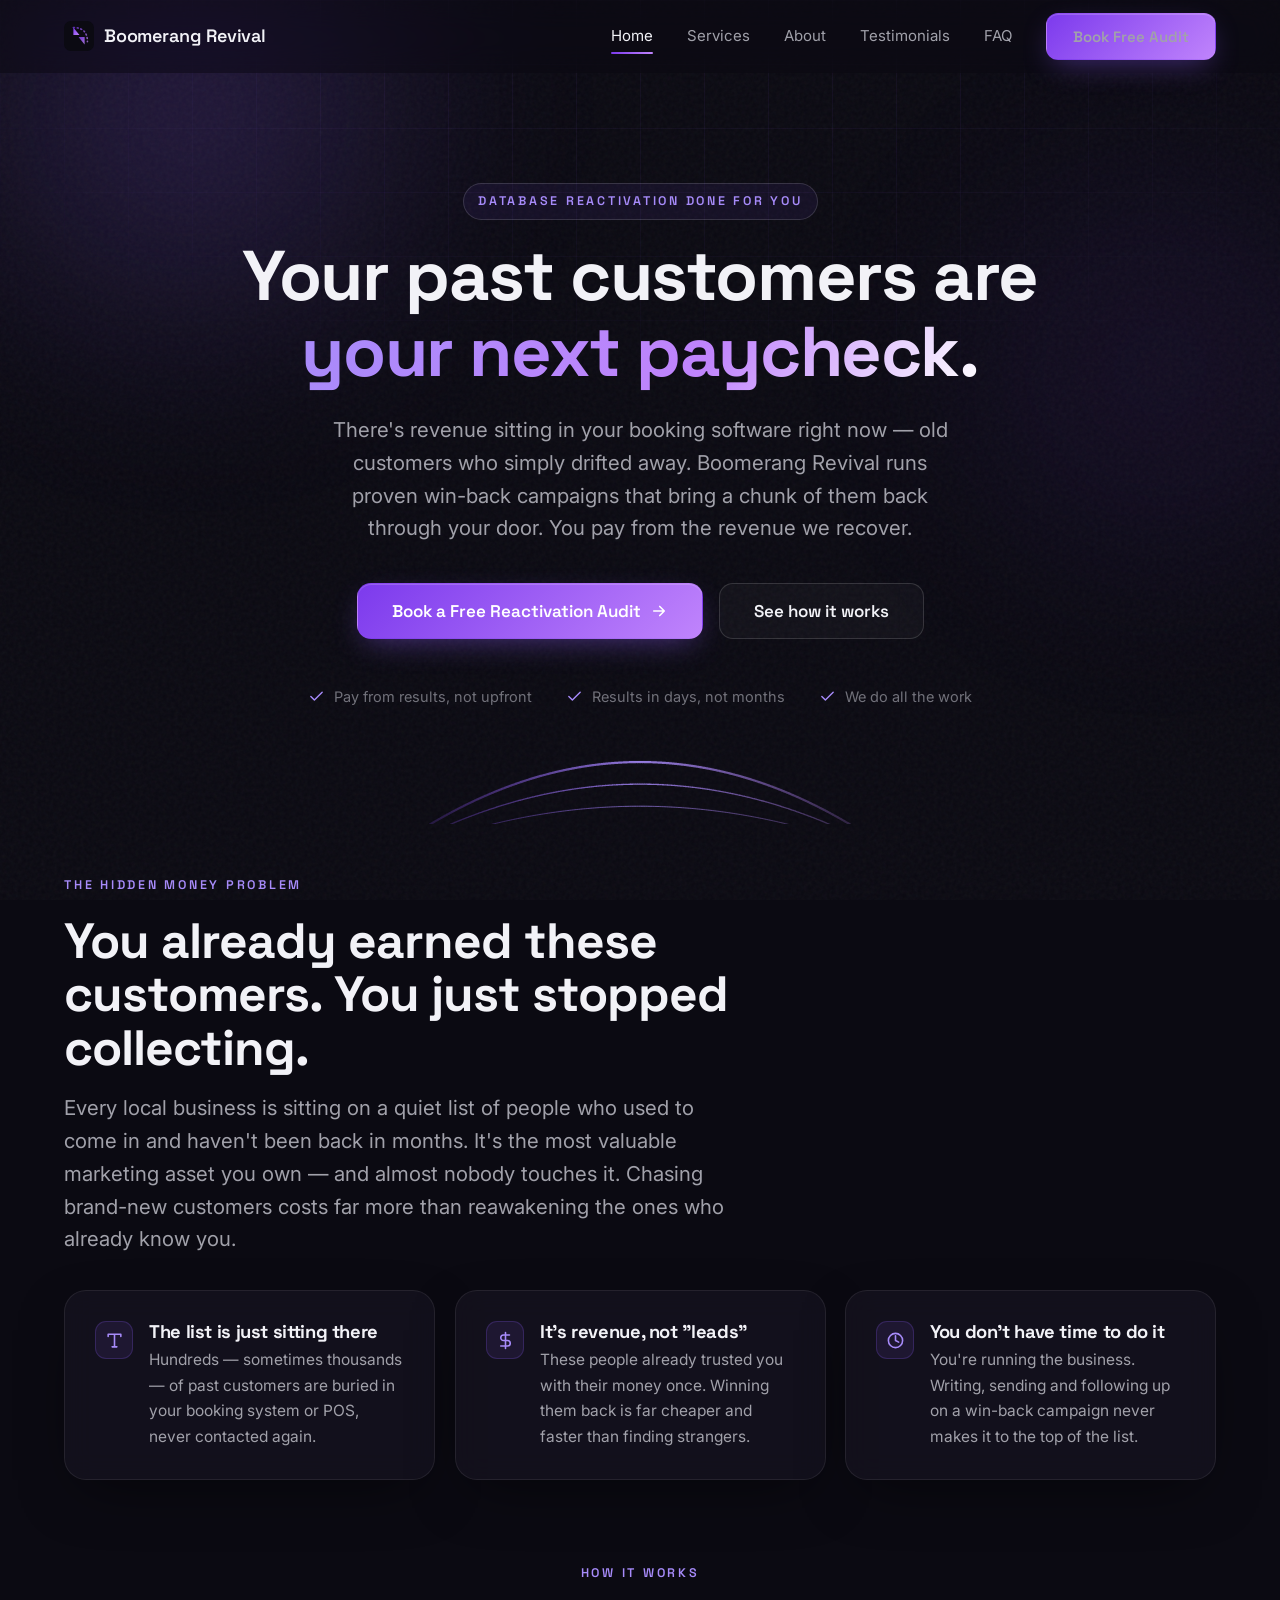
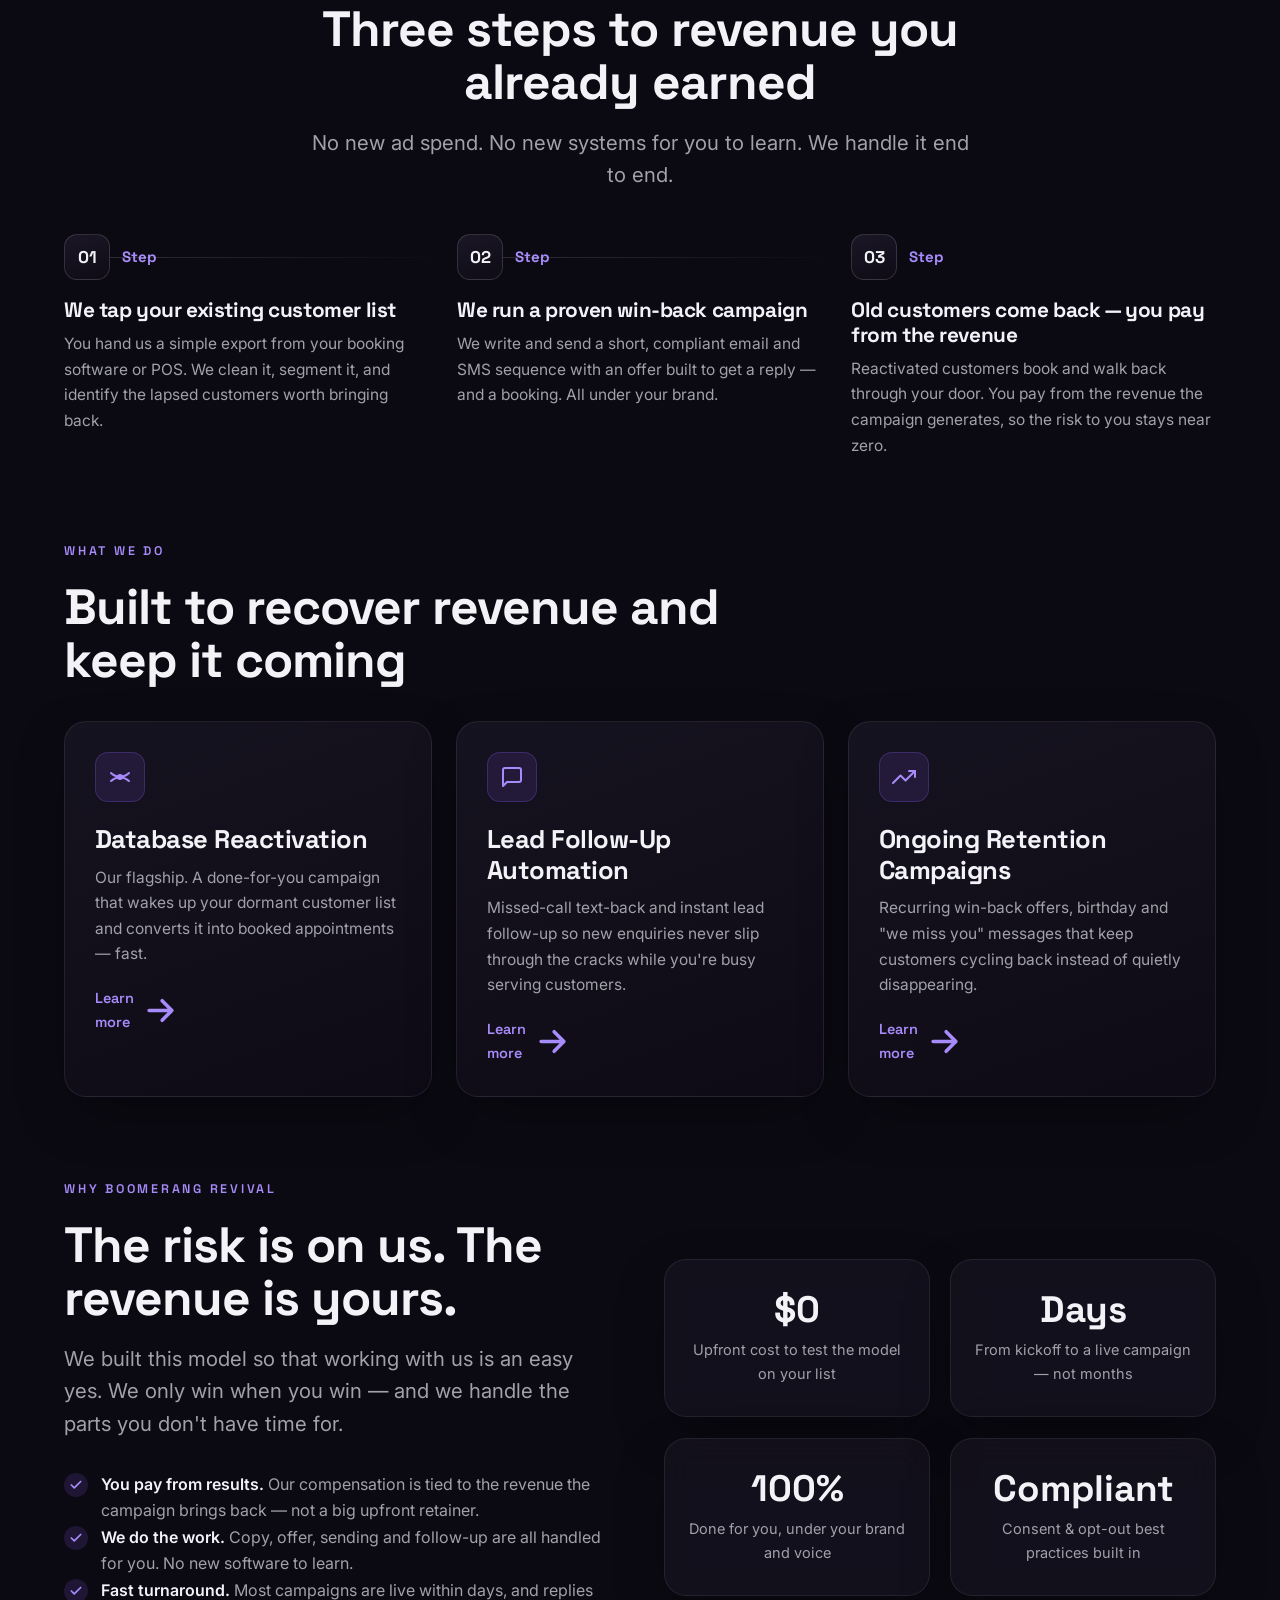
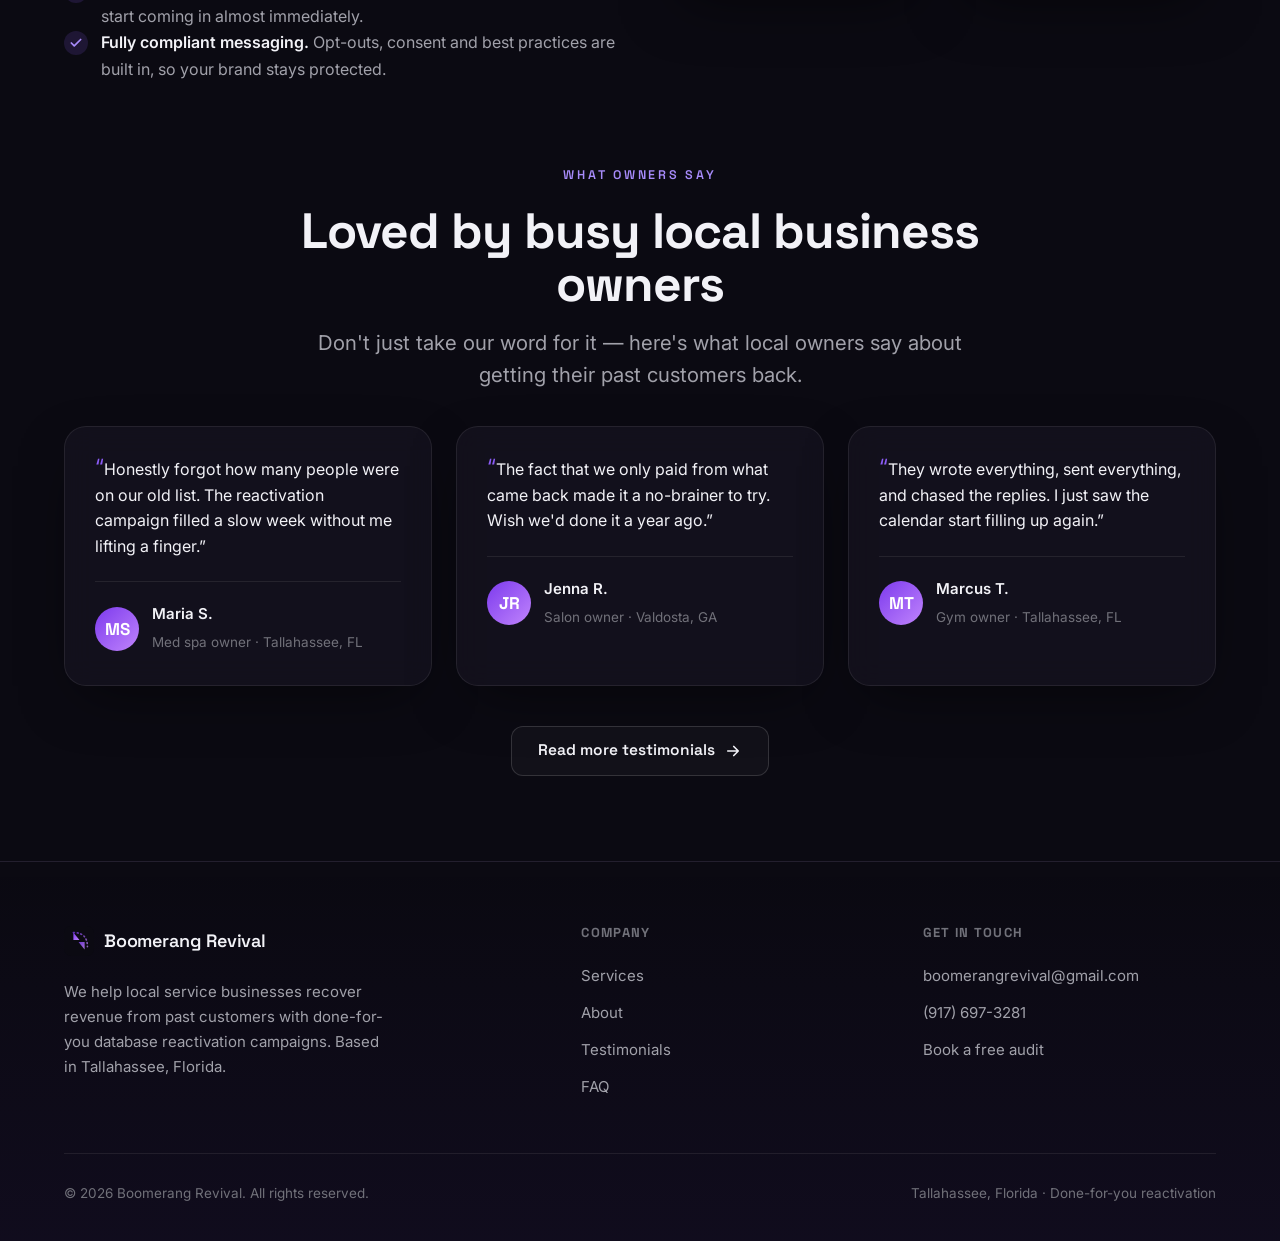
<file: index.html>
<!DOCTYPE html>
<html lang="en">
<head>
  <meta charset="UTF-8" />
  <meta name="viewport" content="width=device-width, initial-scale=1.0" />

  <!-- ============ SEO / META — edit per page ============ -->
  <title>Boomerang Revival — Recover Revenue From Past Customers</title>
  <meta name="description" content="Boomerang Revival runs database reactivation campaigns that bring your lapsed customers back through the door. Zero upfront risk — you pay from the revenue we recover." />
  <link rel="canonical" href="https://boomerangrevival.com/" />

  <!-- Open Graph / social -->
  <meta property="og:type" content="website" />
  <meta property="og:title" content="Boomerang Revival — Your past customers are your next paycheck." />
  <meta property="og:description" content="Database reactivation campaigns that bring lapsed customers back. You pay from the revenue we recover." />
  <meta property="og:image" content="assets/og-image.svg" />
  <meta property="og:url" content="https://boomerangrevival.com/" />
  <meta name="twitter:card" content="summary_large_image" />

  <!-- Favicon -->
  <link rel="icon" type="image/svg+xml" href="assets/favicon.svg" />

  <!-- Fonts: Space Grotesk (headings) + Inter (body) -->
  <link rel="preconnect" href="https://fonts.googleapis.com" />
  <link rel="preconnect" href="https://fonts.gstatic.com" crossorigin />
  <link href="https://fonts.googleapis.com/css2?family=Inter:wght@400;500;600&family=Space+Grotesk:wght@500;600;700&display=swap" rel="stylesheet" />

  <link rel="stylesheet" href="css/styles.css" />
</head>
<body>

  <!-- Atmospheric background layers -->
  <div class="bg-fx"><div class="bg-grid"></div></div>
  <div class="bg-grain"></div>

  <!-- ============ NAV (shared — keep identical across pages) ============ -->
  <header class="nav">
    <div class="container nav__inner">
      <a class="brand" href="index.html" aria-label="Boomerang Revival home">
        <img class="brand__mark" src="assets/favicon.svg" alt="" width="30" height="30" />
        Boomerang Revival
      </a>
      <nav class="nav__links" aria-label="Primary navigation">
        <a href="index.html" aria-current="page">Home</a>
        <a href="services.html">Services</a>
        <a href="about.html">About</a>
        <a href="testimonials.html">Testimonials</a>
        <a href="faq.html">FAQ</a>
        <a href="contact.html" class="btn btn--primary">Book Free Audit</a>
      </nav>
      <button class="nav__toggle" aria-label="Open menu" aria-controls="primary-nav" aria-expanded="false">
        <span></span><span></span><span></span>
      </button>
    </div>
  </header>

  <main>

    <!-- ======================= HERO ======================= -->
    <section class="hero">
      <!-- Animated boomerang arc motif (drifts gently on scroll) -->
      <div class="hero__motif" aria-hidden="true" data-parallax="0.12">
        <svg viewBox="0 0 860 460">
          <defs>
            <linearGradient id="arcGrad" x1="0" y1="0" x2="1" y2="0">
              <stop offset="0" stop-color="#7C3AED" stop-opacity="0"/>
              <stop offset="0.5" stop-color="#A78BFA"/>
              <stop offset="1" stop-color="#C084FC" stop-opacity="0"/>
            </linearGradient>
          </defs>
          <path class="arc arc--1" d="M120 300 Q 430 60 740 300"  stroke="url(#arcGrad)" stroke-width="2.5"/>
          <path class="arc arc--2" d="M120 300 Q 430 110 740 300" stroke="url(#arcGrad)" stroke-width="1.5"/>
          <path class="arc arc--3" d="M120 300 Q 430 160 740 300" stroke="url(#arcGrad)" stroke-width="1"/>
          <circle class="boomerang-dot" r="6"/>
        </svg>
      </div>

      <div class="container">
        <div class="hero__inner">
          <span class="eyebrow eyebrow--chip reveal">Database Reactivation Done For You</span>
          <h1 class="reveal" style="--d:.05s">
            Your past customers are<br /><span class="text-gradient">your next paycheck.</span>
          </h1>
          <p class="lead reveal" style="--d:.12s">
            There's revenue sitting in your booking software right now — old customers who simply
            drifted away. Boomerang Revival runs proven win-back campaigns that bring a chunk of
            them back through your door. You pay from the revenue we recover.
          </p>
          <div class="hero__cta reveal" style="--d:.18s">
            <a href="contact.html" class="btn btn--primary btn--lg">
              Book a Free Reactivation Audit
              <svg viewBox="0 0 24 24" fill="none" stroke="currentColor" stroke-width="2.2" stroke-linecap="round" stroke-linejoin="round"><path d="M5 12h14M13 6l6 6-6 6"/></svg>
            </a>
            <a href="services.html" class="btn btn--ghost btn--lg">See how it works</a>
          </div>

          <div class="trust-strip reveal" style="--d:.24s">
            <span><svg viewBox="0 0 24 24" fill="none" stroke="currentColor" stroke-width="2" stroke-linecap="round" stroke-linejoin="round"><path d="M20 6 9 17l-5-5"/></svg> Pay from results, not upfront</span>
            <span><svg viewBox="0 0 24 24" fill="none" stroke="currentColor" stroke-width="2" stroke-linecap="round" stroke-linejoin="round"><path d="M20 6 9 17l-5-5"/></svg> Results in days, not months</span>
            <span><svg viewBox="0 0 24 24" fill="none" stroke="currentColor" stroke-width="2" stroke-linecap="round" stroke-linejoin="round"><path d="M20 6 9 17l-5-5"/></svg> We do all the work</span>
          </div>
        </div>
      </div>
    </section>

    <!-- ======================= PROBLEM ======================= -->
    <section class="section">
      <div class="container">
        <div class="section-head reveal" data-anim="clip">
          <span class="eyebrow">The hidden money problem</span>
          <h2>You already earned these customers. You just stopped collecting.</h2>
          <p class="lead" style="margin-top:18px">
            Every local business is sitting on a quiet list of people who used to come in and
            haven't been back in months. It's the most valuable marketing asset you own — and
            almost nobody touches it. Chasing brand-new customers costs far more than reawakening
            the ones who already know you.
          </p>
        </div>

        <div class="grid grid-3 problem-grid">
          <div class="card card--glass reveal" data-anim="rise" data-stagger>
            <div class="problem-item">
              <div class="problem-item__mark"><svg viewBox="0 0 24 24" fill="none" stroke="currentColor" stroke-width="2" stroke-linecap="round" stroke-linejoin="round"><path d="M4 7V4h16v3M9 20h6M12 4v16"/></svg></div>
              <div>
                <h3>The list is just sitting there</h3>
                <p>Hundreds — sometimes thousands — of past customers are buried in your booking system or POS, never contacted again.</p>
              </div>
            </div>
          </div>
          <div class="card card--glass reveal" data-anim="rise" data-stagger>
            <div class="problem-item">
              <div class="problem-item__mark"><svg viewBox="0 0 24 24" fill="none" stroke="currentColor" stroke-width="2" stroke-linecap="round" stroke-linejoin="round"><path d="M12 2v20M17 5H9.5a3.5 3.5 0 0 0 0 7h5a3.5 3.5 0 0 1 0 7H6"/></svg></div>
              <div>
                <h3>It's revenue, not "leads"</h3>
                <p>These people already trusted you with their money once. Winning them back is far cheaper and faster than finding strangers.</p>
              </div>
            </div>
          </div>
          <div class="card card--glass reveal" data-anim="rise" data-stagger>
            <div class="problem-item">
              <div class="problem-item__mark"><svg viewBox="0 0 24 24" fill="none" stroke="currentColor" stroke-width="2" stroke-linecap="round" stroke-linejoin="round"><path d="M12 6v6l4 2"/><circle cx="12" cy="12" r="9"/></svg></div>
              <div>
                <h3>You don't have time to do it</h3>
                <p>You're running the business. Writing, sending and following up on a win-back campaign never makes it to the top of the list.</p>
              </div>
            </div>
          </div>
        </div>
      </div>
    </section>

    <!-- ======================= HOW IT WORKS ======================= -->
    <section class="section section--tight">
      <div class="glow-spot" style="top:-60px; right:5%" data-parallax="0.25"></div>
      <div class="container">
        <div class="section-head section-head--center reveal" data-anim="clip">
          <span class="eyebrow">How it works</span>
          <h2>Three steps to revenue you already earned</h2>
          <p class="lead" style="margin-top:18px">No new ad spend. No new systems for you to learn. We handle it end to end.</p>
        </div>

        <div class="grid grid-3 steps">
          <div class="step reveal" data-anim="up" data-stagger>
            <div class="step__line"></div>
            <div class="step__num">Step</div>
            <h3>We tap your existing customer list</h3>
            <p>You hand us a simple export from your booking software or POS. We clean it, segment it, and identify the lapsed customers worth bringing back.</p>
          </div>
          <div class="step reveal" data-anim="up" data-stagger>
            <div class="step__line"></div>
            <div class="step__num">Step</div>
            <h3>We run a proven win-back campaign</h3>
            <p>We write and send a short, compliant email and SMS sequence with an offer built to get a reply — and a booking. All under your brand.</p>
          </div>
          <div class="step reveal" data-anim="up" data-stagger>
            <div class="step__line"></div>
            <div class="step__num">Step</div>
            <h3>Old customers come back — you pay from the revenue</h3>
            <p>Reactivated customers book and walk back through your door. You pay from the revenue the campaign generates, so the risk to you stays near zero.</p>
          </div>
        </div>
      </div>
    </section>

    <!-- ======================= SERVICES OVERVIEW ======================= -->
    <section class="section">
      <div class="container">
        <div class="section-head reveal" data-anim="left">
          <span class="eyebrow">What we do</span>
          <h2>Built to recover revenue and keep it coming</h2>
        </div>

        <div class="grid grid-3">
          <!-- Service card -->
          <article class="card card--hover reveal" data-anim="scale" data-stagger>
            <div class="card__icon"><svg viewBox="0 0 24 24" fill="none" stroke="currentColor" stroke-width="2" stroke-linecap="round" stroke-linejoin="round"><path d="M21 8a13 13 0 0 1-18 0"/><path d="M3 16a13 13 0 0 1 18 0"/><circle cx="12" cy="12" r="2"/></svg></div>
            <h3>Database Reactivation</h3>
            <p>Our flagship. A done-for-you campaign that wakes up your dormant customer list and converts it into booked appointments — fast.</p>
            <a class="card-link" href="services.html#reactivation">Learn more
              <svg viewBox="0 0 24 24" fill="none" stroke="currentColor" stroke-width="2.2" stroke-linecap="round" stroke-linejoin="round"><path d="M5 12h14M13 6l6 6-6 6"/></svg>
            </a>
          </article>

          <article class="card card--hover reveal" data-anim="scale" data-stagger>
            <div class="card__icon"><svg viewBox="0 0 24 24" fill="none" stroke="currentColor" stroke-width="2" stroke-linecap="round" stroke-linejoin="round"><path d="M21 15a2 2 0 0 1-2 2H7l-4 4V5a2 2 0 0 1 2-2h14a2 2 0 0 1 2 2z"/></svg></div>
            <h3>Lead Follow-Up Automation</h3>
            <p>Missed-call text-back and instant lead follow-up so new enquiries never slip through the cracks while you're busy serving customers.</p>
            <a class="card-link" href="services.html#follow-up">Learn more
              <svg viewBox="0 0 24 24" fill="none" stroke="currentColor" stroke-width="2.2" stroke-linecap="round" stroke-linejoin="round"><path d="M5 12h14M13 6l6 6-6 6"/></svg>
            </a>
          </article>

          <article class="card card--hover reveal" data-anim="scale" data-stagger>
            <div class="card__icon"><svg viewBox="0 0 24 24" fill="none" stroke="currentColor" stroke-width="2" stroke-linecap="round" stroke-linejoin="round"><path d="M23 6l-9.5 9.5-5-5L1 18"/><path d="M17 6h6v6"/></svg></div>
            <h3>Ongoing Retention Campaigns</h3>
            <p>Recurring win-back offers, birthday and "we miss you" messages that keep customers cycling back instead of quietly disappearing.</p>
            <a class="card-link" href="services.html#retention">Learn more
              <svg viewBox="0 0 24 24" fill="none" stroke="currentColor" stroke-width="2.2" stroke-linecap="round" stroke-linejoin="round"><path d="M5 12h14M13 6l6 6-6 6"/></svg>
            </a>
          </article>
        </div>
      </div>
    </section>

    <!-- ======================= WHY US / RISK REVERSAL ======================= -->
    <section class="section section--tight">
      <div class="glow-spot" style="top:8%; left:-6%" data-parallax="0.3"></div>
      <div class="container">
        <div class="grid grid-2" style="gap:48px; align-items:center">
          <div class="reveal" data-anim="left">
            <span class="eyebrow">Why Boomerang Revival</span>
            <h2>The risk is on us. The revenue is yours.</h2>
            <p class="lead" style="margin:18px 0 30px">
              We built this model so that working with us is an easy yes. We only win when you win —
              and we handle the parts you don't have time for.
            </p>
            <ul class="checklist">
              <li><span class="check-ico"><svg viewBox="0 0 24 24" fill="none" stroke="currentColor" stroke-width="3" stroke-linecap="round" stroke-linejoin="round"><path d="M20 6 9 17l-5-5"/></svg></span><span><strong>You pay from results.</strong> Our compensation is tied to the revenue the campaign brings back — not a big upfront retainer.</span></li>
              <li><span class="check-ico"><svg viewBox="0 0 24 24" fill="none" stroke="currentColor" stroke-width="3" stroke-linecap="round" stroke-linejoin="round"><path d="M20 6 9 17l-5-5"/></svg></span><span><strong>We do the work.</strong> Copy, offer, sending and follow-up are all handled for you. No new software to learn.</span></li>
              <li><span class="check-ico"><svg viewBox="0 0 24 24" fill="none" stroke="currentColor" stroke-width="3" stroke-linecap="round" stroke-linejoin="round"><path d="M20 6 9 17l-5-5"/></svg></span><span><strong>Fast turnaround.</strong> Most campaigns are live within days, and replies start coming in almost immediately.</span></li>
              <li><span class="check-ico"><svg viewBox="0 0 24 24" fill="none" stroke="currentColor" stroke-width="3" stroke-linecap="round" stroke-linejoin="round"><path d="M20 6 9 17l-5-5"/></svg></span><span><strong>Fully compliant messaging.</strong> Opt-outs, consent and best practices are built in, so your brand stays protected.</span></li>
            </ul>
          </div>

          <div>
            <div class="grid grid-2 promise-grid">
              <div class="card card--glass promise reveal" data-anim="scale" data-stagger>
                <div class="promise__big">$0</div>
                <p>Upfront cost to test the model on your list</p>
              </div>
              <div class="card card--glass promise reveal" data-anim="scale" data-stagger>
                <div class="promise__big">Days</div>
                <p>From kickoff to a live campaign — not months</p>
              </div>
              <div class="card card--glass promise reveal" data-anim="scale" data-stagger>
                <div class="promise__big">100%</div>
                <p>Done for you, under your brand and voice</p>
              </div>
              <div class="card card--glass promise reveal" data-anim="scale" data-stagger>
                <div class="promise__big">Compliant</div>
                <p>Consent &amp; opt-out best practices built in</p>
              </div>
            </div>
          </div>
        </div>
      </div>
    </section>

    <!-- ======================= TESTIMONIALS PREVIEW ======================= -->
    <section class="section">
      <div class="glow-spot" style="bottom:0; right:-4%" data-parallax="0.3"></div>
      <div class="container">
        <div class="section-head section-head--center reveal" data-anim="clip">
          <span class="eyebrow">What owners say</span>
          <h2>Loved by busy local business owners</h2>
          <p class="lead" style="margin-top:16px">
            <!-- ⚠️ Placeholder testimonials — names and quotes are fictional. Replace with real,
                 permission-granted client quotes before promoting the site. -->
            Don't just take our word for it — here's what local owners say about getting their
            past customers back.
          </p>
        </div>

        <div class="grid grid-3">
          <figure class="card card--glass reveal" data-anim="blur" data-stagger>
            <blockquote class="quote">Honestly forgot how many people were on our old list. The reactivation campaign filled a slow week without me lifting a finger.”</blockquote>
            <figcaption class="testimonial__by">
              <div class="avatar">MS</div>
              <div><b>Maria S.</b><span>Med spa owner · Tallahassee, FL</span></div>
            </figcaption>
          </figure>
          <figure class="card card--glass reveal" data-anim="blur" data-stagger>
            <blockquote class="quote">The fact that we only paid from what came back made it a no-brainer to try. Wish we'd done it a year ago.”</blockquote>
            <figcaption class="testimonial__by">
              <div class="avatar">JR</div>
              <div><b>Jenna R.</b><span>Salon owner · Valdosta, GA</span></div>
            </figcaption>
          </figure>
          <figure class="card card--glass reveal" data-anim="blur" data-stagger>
            <blockquote class="quote">They wrote everything, sent everything, and chased the replies. I just saw the calendar start filling up again.”</blockquote>
            <figcaption class="testimonial__by">
              <div class="avatar">MT</div>
              <div><b>Marcus T.</b><span>Gym owner · Tallahassee, FL</span></div>
            </figcaption>
          </figure>
        </div>

        <div style="text-align:center; margin-top:40px" class="reveal" data-anim="up">
          <a href="testimonials.html" class="btn btn--ghost">Read more testimonials
            <svg viewBox="0 0 24 24" fill="none" stroke="currentColor" stroke-width="2.2" stroke-linecap="round" stroke-linejoin="round"><path d="M5 12h14M13 6l6 6-6 6"/></svg>
          </a>
        </div>
      </div>
    </section>


  </main>

  <!-- ============ FOOTER (shared — keep identical across pages) ============ -->
  <footer class="footer">
    <div class="container">
      <div class="footer__top">
        <div class="footer__brand">
          <a class="brand" href="index.html" aria-label="Boomerang Revival home">
            <img class="brand__mark" src="assets/favicon.svg" alt="" width="30" height="30" />
            Boomerang Revival
          </a>
          <p>We help local service businesses recover revenue from past customers with done-for-you database reactivation campaigns. Based in Tallahassee, Florida.</p>
        </div>
        <div class="footer__col">
          <h4>Company</h4>
          <a href="services.html">Services</a>
          <a href="about.html">About</a>
          <a href="testimonials.html">Testimonials</a>
          <a href="faq.html">FAQ</a>
        </div>
        <div class="footer__col">
          <h4>Get in touch</h4>
          <!-- TODO: replace these placeholders with your real details -->
          <a href="mailto:boomerangrevival@gmail.com">boomerangrevival@gmail.com</a>
          <a href="tel:+19176973281">(917) 697-3281</a>
          <a href="contact.html">Book a free audit</a>
        </div>
      </div>
      <div class="footer__bottom">
        <span>© <span data-year>2026</span> Boomerang Revival. All rights reserved.</span>
        <span>Tallahassee, Florida · Done-for-you reactivation</span>
      </div>
    </div>
  </footer>

  <script src="js/main.js"></script>
</body>
</html>
</file>
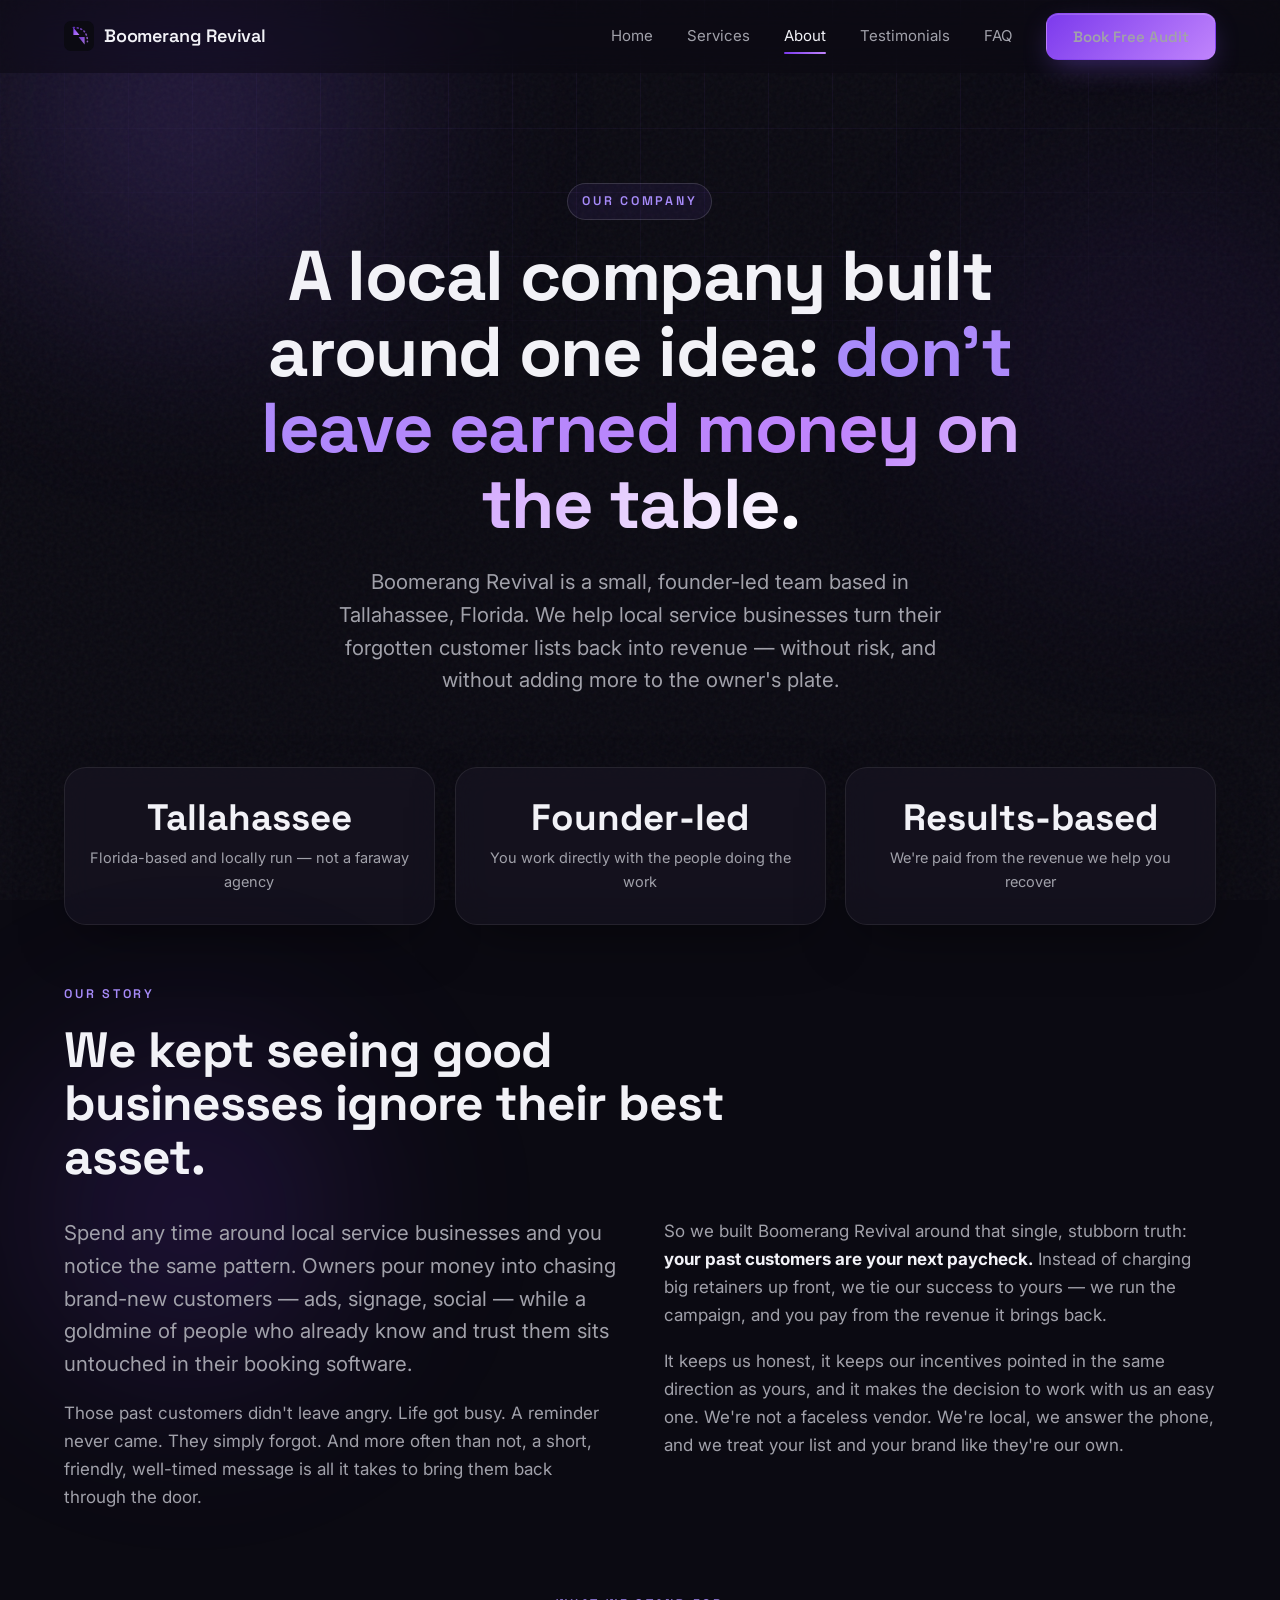
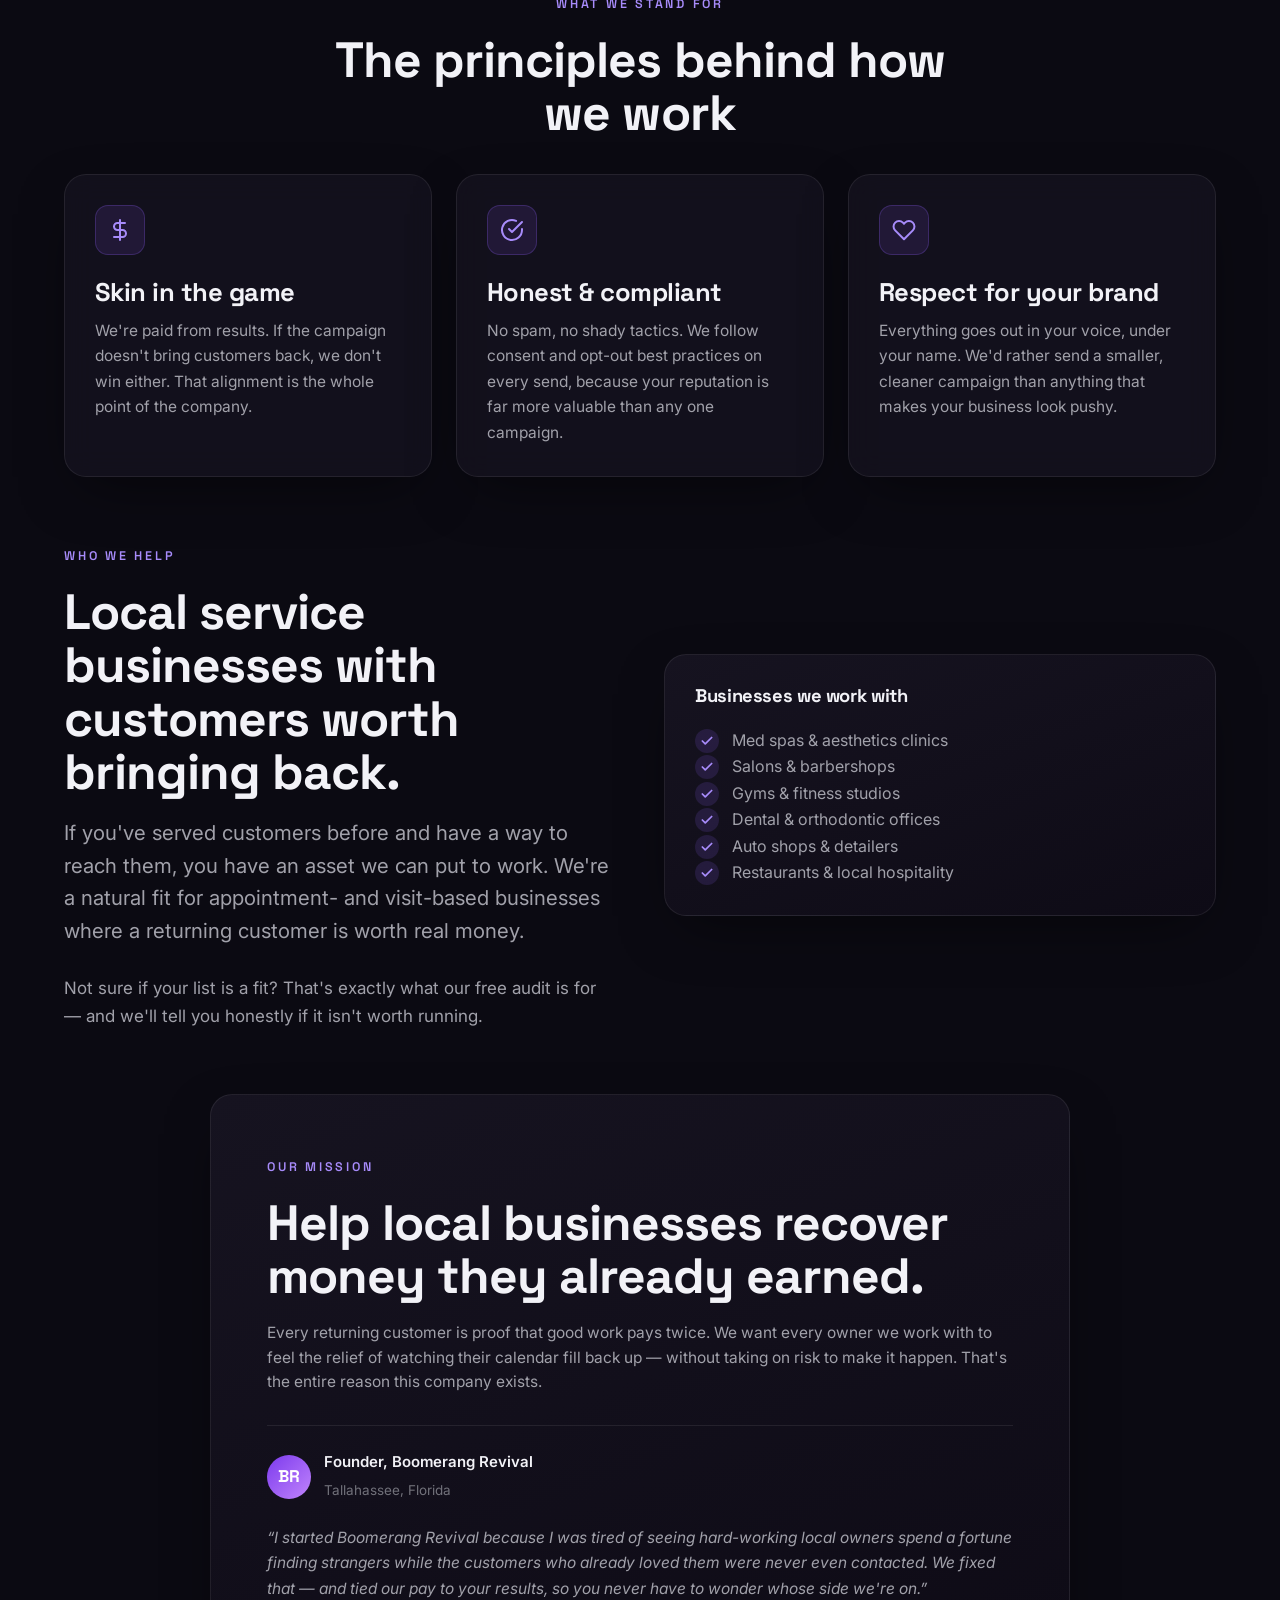
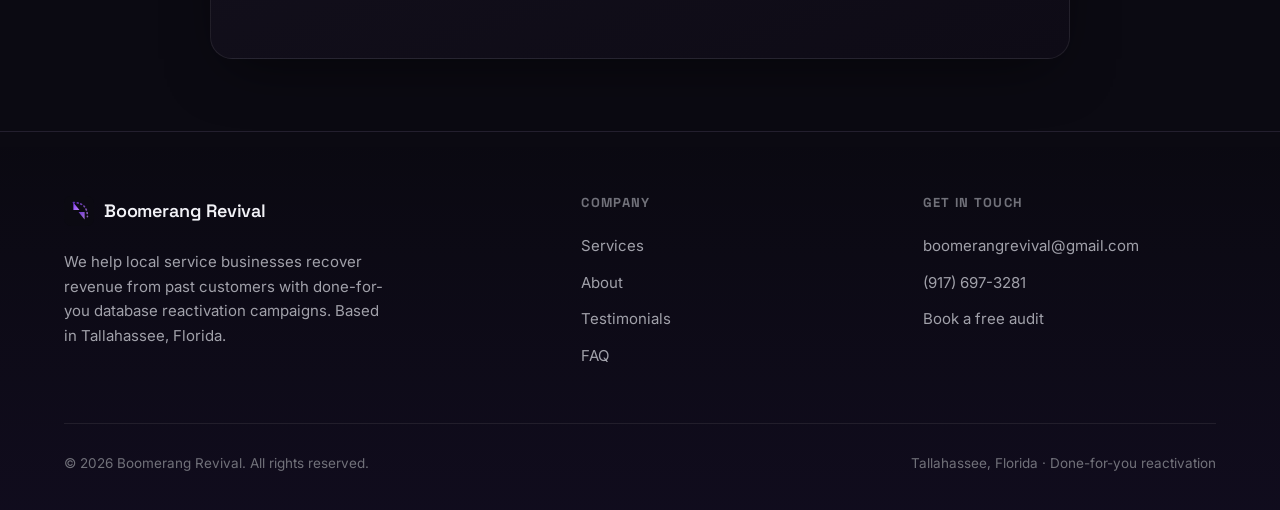
<file: about.html>
<!DOCTYPE html>
<html lang="en">
<head>
  <meta charset="UTF-8" />
  <meta name="viewport" content="width=device-width, initial-scale=1.0" />

  <title>About — Boomerang Revival</title>
  <meta name="description" content="Boomerang Revival is a founder-led company in Tallahassee, Florida, on a mission to help local service businesses recover revenue from the customers they've already earned." />
  <link rel="canonical" href="https://boomerangrevival.com/about.html" />

  <meta property="og:type" content="website" />
  <meta property="og:title" content="About — Boomerang Revival" />
  <meta property="og:description" content="Founder-led, Tallahassee-based, on a mission to help local businesses recover money they've already earned." />
  <meta property="og:image" content="assets/og-image.svg" />
  <meta property="og:url" content="https://boomerangrevival.com/about.html" />
  <meta name="twitter:card" content="summary_large_image" />

  <link rel="icon" type="image/svg+xml" href="assets/favicon.svg" />
  <link rel="preconnect" href="https://fonts.googleapis.com" />
  <link rel="preconnect" href="https://fonts.gstatic.com" crossorigin />
  <link href="https://fonts.googleapis.com/css2?family=Inter:wght@400;500;600&family=Space+Grotesk:wght@500;600;700&display=swap" rel="stylesheet" />
  <link rel="stylesheet" href="css/styles.css" />
</head>
<body>

  <div class="bg-fx"><div class="bg-grid"></div></div>
  <div class="bg-grain"></div>

  <!-- ============ NAV ============ -->
  <header class="nav">
    <div class="container nav__inner">
      <a class="brand" href="index.html" aria-label="Boomerang Revival home">
        <img class="brand__mark" src="assets/favicon.svg" alt="" width="30" height="30" />
        Boomerang Revival
      </a>
      <nav class="nav__links" aria-label="Primary navigation">
        <a href="index.html">Home</a>
        <a href="services.html">Services</a>
        <a href="about.html" aria-current="page">About</a>
        <a href="testimonials.html">Testimonials</a>
        <a href="faq.html">FAQ</a>
        <a href="contact.html" class="btn btn--primary">Book Free Audit</a>
      </nav>
      <button class="nav__toggle" aria-label="Open menu" aria-controls="primary-nav" aria-expanded="false">
        <span></span><span></span><span></span>
      </button>
    </div>
  </header>

  <main>

    <!-- ======================= PAGE HERO ======================= -->
    <section class="hero" style="padding-bottom:24px">
      <div class="container">
        <div class="hero__inner">
          <span class="eyebrow eyebrow--chip reveal">Our company</span>
          <h1 class="reveal" style="--d:.05s">A local company built around one idea: <span class="text-gradient">don't leave earned money on the table.</span></h1>
          <p class="lead reveal" style="--d:.12s">
            Boomerang Revival is a small, founder-led team based in Tallahassee, Florida. We help
            local service businesses turn their forgotten customer lists back into revenue — without
            risk, and without adding more to the owner's plate.
          </p>
        </div>
      </div>
    </section>

    <!-- ======================= AT A GLANCE STRIP ======================= -->
    <section class="section--tight" style="padding-block:8px 8px">
      <div class="container">
        <div class="grid grid-3 promise-grid">
          <div class="card card--glass promise reveal" data-stagger>
            <div class="promise__big">Tallahassee</div>
            <p>Florida-based and locally run — not a faraway agency</p>
          </div>
          <div class="card card--glass promise reveal" data-stagger>
            <div class="promise__big">Founder-led</div>
            <p>You work directly with the people doing the work</p>
          </div>
          <div class="card card--glass promise reveal" data-stagger>
            <div class="promise__big">Results-based</div>
            <p>We're paid from the revenue we help you recover</p>
          </div>
        </div>
      </div>
    </section>

    <!-- ======================= OUR STORY ======================= -->
    <section class="section">
      <div class="glow-spot" style="top:40px; left:-4%"></div>
      <div class="container">
        <div class="section-head reveal">
          <span class="eyebrow">Our story</span>
          <h2>We kept seeing good businesses ignore their best asset.</h2>
        </div>
        <div class="grid grid-2" style="gap:48px; align-items:start">
          <div class="reveal">
            <p class="lead" style="margin-bottom:18px">
              Spend any time around local service businesses and you notice the same pattern. Owners
              pour money into chasing brand-new customers — ads, signage, social — while a goldmine
              of people who already know and trust them sits untouched in their booking software.
            </p>
            <p>
              Those past customers didn't leave angry. Life got busy. A reminder never came. They
              simply forgot. And more often than not, a short, friendly, well-timed message is all it
              takes to bring them back through the door.
            </p>
          </div>
          <div class="reveal" style="--d:.08s">
            <p style="margin-bottom:18px">
              So we built Boomerang Revival around that single, stubborn truth: <strong class="text-heading">your
              past customers are your next paycheck.</strong> Instead of charging big retainers up
              front, we tie our success to yours — we run the campaign, and you pay from the revenue
              it brings back.
            </p>
            <p>
              It keeps us honest, it keeps our incentives pointed in the same direction as yours, and
              it makes the decision to work with us an easy one. We're not a faceless vendor. We're
              local, we answer the phone, and we treat your list and your brand like they're our own.
            </p>
          </div>
        </div>
      </div>
    </section>

    <!-- ======================= WHAT WE STAND FOR ======================= -->
    <section class="section section--tight">
      <div class="container">
        <div class="section-head section-head--center reveal">
          <span class="eyebrow">What we stand for</span>
          <h2>The principles behind how we work</h2>
        </div>
        <div class="grid grid-3">
          <div class="card card--glass reveal" data-stagger>
            <div class="card__icon"><svg viewBox="0 0 24 24" fill="none" stroke="currentColor" stroke-width="2" stroke-linecap="round" stroke-linejoin="round"><path d="M12 2v20M17 5H9.5a3.5 3.5 0 0 0 0 7h5a3.5 3.5 0 0 1 0 7H6"/></svg></div>
            <h3>Skin in the game</h3>
            <p>We're paid from results. If the campaign doesn't bring customers back, we don't win either. That alignment is the whole point of the company.</p>
          </div>
          <div class="card card--glass reveal" data-stagger>
            <div class="card__icon"><svg viewBox="0 0 24 24" fill="none" stroke="currentColor" stroke-width="2" stroke-linecap="round" stroke-linejoin="round"><path d="M22 11.08V12a10 10 0 1 1-5.93-9.14"/><path d="M22 4 12 14.01l-3-3"/></svg></div>
            <h3>Honest &amp; compliant</h3>
            <p>No spam, no shady tactics. We follow consent and opt-out best practices on every send, because your reputation is far more valuable than any one campaign.</p>
          </div>
          <div class="card card--glass reveal" data-stagger>
            <div class="card__icon"><svg viewBox="0 0 24 24" fill="none" stroke="currentColor" stroke-width="2" stroke-linecap="round" stroke-linejoin="round"><path d="M20.84 4.61a5.5 5.5 0 0 0-7.78 0L12 5.67l-1.06-1.06a5.5 5.5 0 1 0-7.78 7.78L12 21.23l8.84-8.84a5.5 5.5 0 0 0 0-7.78z"/></svg></div>
            <h3>Respect for your brand</h3>
            <p>Everything goes out in your voice, under your name. We'd rather send a smaller, cleaner campaign than anything that makes your business look pushy.</p>
          </div>
        </div>
      </div>
    </section>

    <!-- ======================= WHO WE HELP ======================= -->
    <section class="section section--tight">
      <div class="container">
        <div class="grid grid-2" style="gap:48px; align-items:center">
          <div class="reveal">
            <span class="eyebrow">Who we help</span>
            <h2>Local service businesses with customers worth bringing back.</h2>
            <p class="lead" style="margin:18px 0 26px">
              If you've served customers before and have a way to reach them, you have an asset we
              can put to work. We're a natural fit for appointment- and visit-based businesses where a
              returning customer is worth real money.
            </p>
            <p>
              Not sure if your list is a fit? That's exactly what our free audit is for — and we'll
              tell you honestly if it isn't worth running.
            </p>
          </div>
          <div class="reveal" style="--d:.08s">
            <div class="card" style="padding:30px">
              <h3 style="margin-bottom:20px; font-size:1.15rem">Businesses we work with</h3>
              <ul class="checklist">
                <li><span class="check-ico"><svg viewBox="0 0 24 24" fill="none" stroke="currentColor" stroke-width="3" stroke-linecap="round" stroke-linejoin="round"><path d="M20 6 9 17l-5-5"/></svg></span><span>Med spas &amp; aesthetics clinics</span></li>
                <li><span class="check-ico"><svg viewBox="0 0 24 24" fill="none" stroke="currentColor" stroke-width="3" stroke-linecap="round" stroke-linejoin="round"><path d="M20 6 9 17l-5-5"/></svg></span><span>Salons &amp; barbershops</span></li>
                <li><span class="check-ico"><svg viewBox="0 0 24 24" fill="none" stroke="currentColor" stroke-width="3" stroke-linecap="round" stroke-linejoin="round"><path d="M20 6 9 17l-5-5"/></svg></span><span>Gyms &amp; fitness studios</span></li>
                <li><span class="check-ico"><svg viewBox="0 0 24 24" fill="none" stroke="currentColor" stroke-width="3" stroke-linecap="round" stroke-linejoin="round"><path d="M20 6 9 17l-5-5"/></svg></span><span>Dental &amp; orthodontic offices</span></li>
                <li><span class="check-ico"><svg viewBox="0 0 24 24" fill="none" stroke="currentColor" stroke-width="3" stroke-linecap="round" stroke-linejoin="round"><path d="M20 6 9 17l-5-5"/></svg></span><span>Auto shops &amp; detailers</span></li>
                <li><span class="check-ico"><svg viewBox="0 0 24 24" fill="none" stroke="currentColor" stroke-width="3" stroke-linecap="round" stroke-linejoin="round"><path d="M20 6 9 17l-5-5"/></svg></span><span>Restaurants &amp; local hospitality</span></li>
              </ul>
            </div>
          </div>
        </div>
      </div>
    </section>

    <!-- ======================= MISSION + FOUNDER NOTE ======================= -->
    <section class="section section--tight">
      <div class="container">
        <div class="card reveal" style="padding:clamp(32px,5vw,56px); max-width:860px; margin-inline:auto">
          <span class="eyebrow">Our mission</span>
          <h2 style="margin-bottom:18px">Help local businesses recover money they already earned.</h2>
          <p class="lead" style="margin-bottom:30px">
            Every returning customer is proof that good work pays twice. We want every owner we work
            with to feel the relief of watching their calendar fill back up — without taking on risk
            to make it happen. That's the entire reason this company exists.
          </p>

          <!-- Founder note. TODO: add the founder's name where marked below. -->
          <div class="testimonial__by" style="border-top:1px solid var(--border); padding-top:24px; margin-top:0">
            <div class="avatar">BR</div>
            <div>
              <b>Founder, Boomerang Revival</b>
              <span>Tallahassee, Florida</span>
            </div>
          </div>
          <p style="margin-top:22px; font-style:italic; color:var(--body)">
            “I started Boomerang Revival because I was tired of seeing hard-working local owners spend
            a fortune finding strangers while the customers who already loved them were never even
            contacted. We fixed that — and tied our pay to your results, so you never have to wonder
            whose side we're on.”
          </p>
        </div>
      </div>
    </section>

  </main>

  <!-- ============ FOOTER ============ -->
  <footer class="footer">
    <div class="container">
      <div class="footer__top">
        <div class="footer__brand">
          <a class="brand" href="index.html" aria-label="Boomerang Revival home">
            <img class="brand__mark" src="assets/favicon.svg" alt="" width="30" height="30" />
            Boomerang Revival
          </a>
          <p>We help local service businesses recover revenue from past customers with done-for-you database reactivation campaigns. Based in Tallahassee, Florida.</p>
        </div>
        <div class="footer__col">
          <h4>Company</h4>
          <a href="services.html">Services</a>
          <a href="about.html">About</a>
          <a href="testimonials.html">Testimonials</a>
          <a href="faq.html">FAQ</a>
        </div>
        <div class="footer__col">
          <h4>Get in touch</h4>
          <a href="mailto:boomerangrevival@gmail.com">boomerangrevival@gmail.com</a>
          <a href="tel:+19176973281">(917) 697-3281</a>
          <a href="contact.html">Book a free audit</a>
        </div>
      </div>
      <div class="footer__bottom">
        <span>© <span data-year>2026</span> Boomerang Revival. All rights reserved.</span>
        <span>Tallahassee, Florida · Done-for-you reactivation</span>
      </div>
    </div>
  </footer>

  <script src="js/main.js"></script>
</body>
</html>
</file>
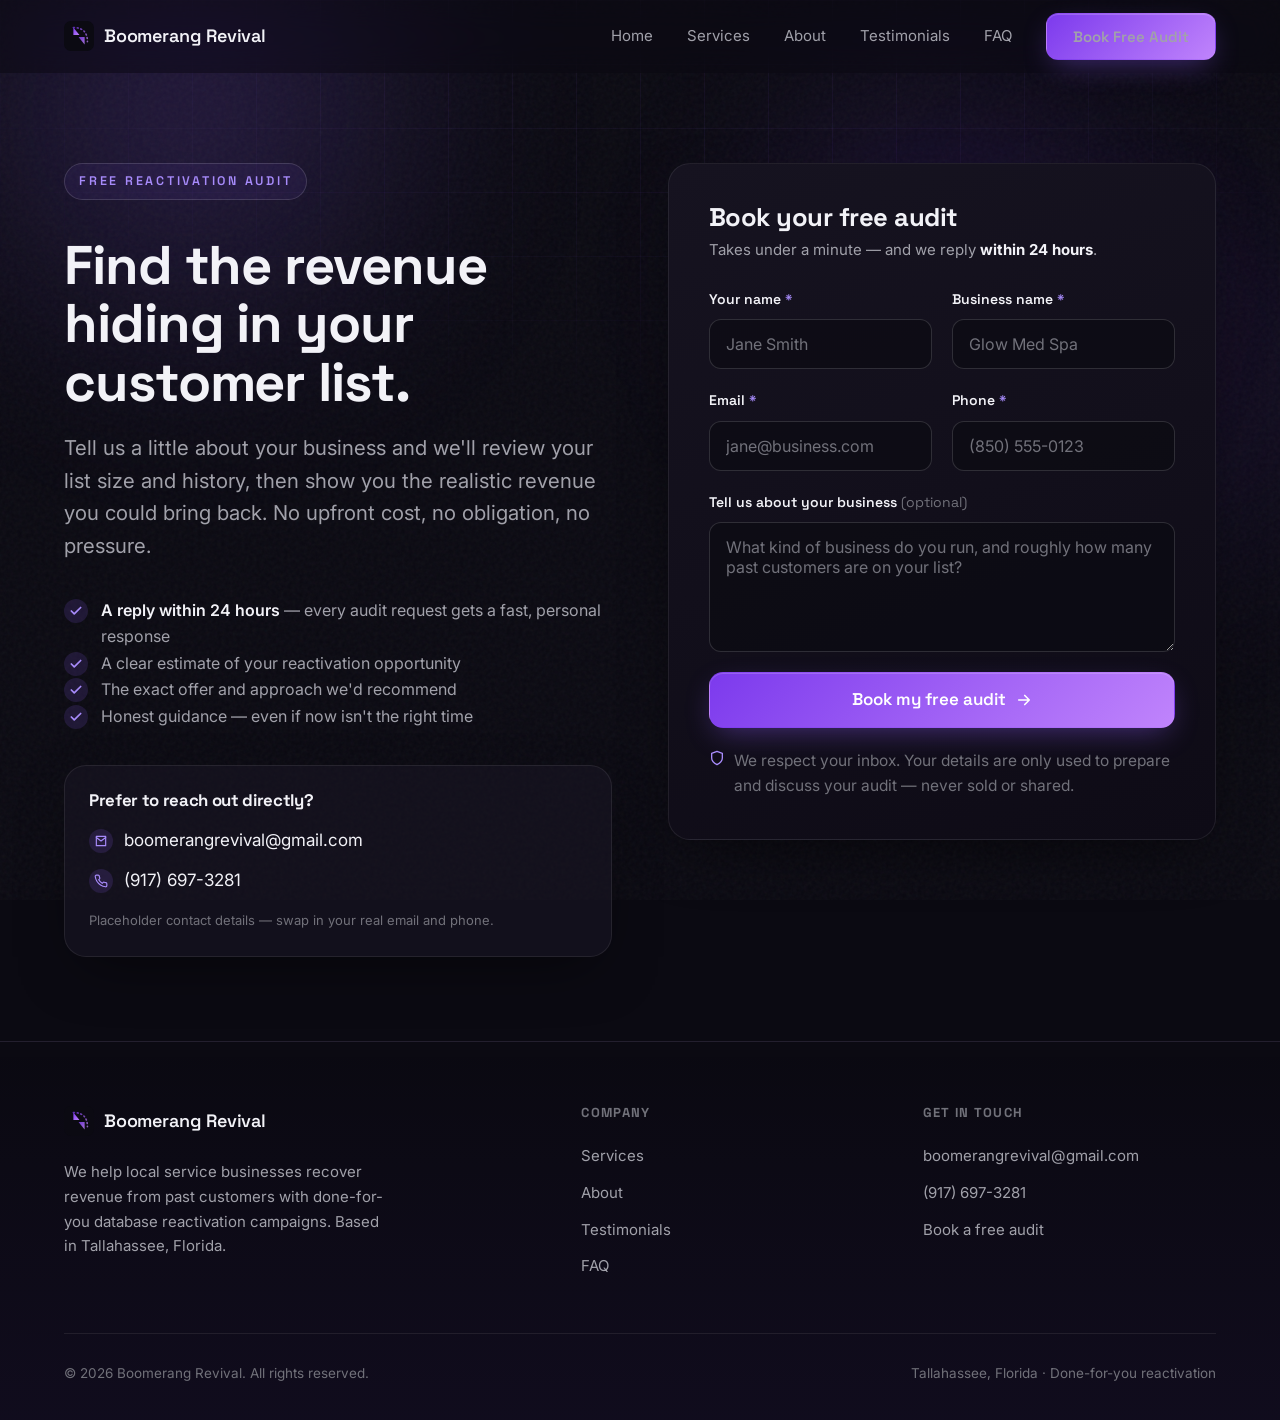
<file: contact.html>
<!DOCTYPE html>
<html lang="en">
<head>
  <meta charset="UTF-8" />
  <meta name="viewport" content="width=device-width, initial-scale=1.0" />

  <title>Book a Free Reactivation Audit — Boomerang Revival</title>
  <meta name="description" content="Book your free reactivation audit. Tell us about your business and we'll show you the revenue hiding in your past-customer list. No upfront cost." />
  <link rel="canonical" href="https://boomerangrevival.com/contact.html" />

  <meta property="og:type" content="website" />
  <meta property="og:title" content="Book a Free Reactivation Audit — Boomerang Revival" />
  <meta property="og:description" content="Tell us about your business and we'll show you the revenue hiding in your past-customer list." />
  <meta property="og:image" content="assets/og-image.svg" />
  <meta property="og:url" content="https://boomerangrevival.com/contact.html" />
  <meta name="twitter:card" content="summary_large_image" />

  <link rel="icon" type="image/svg+xml" href="assets/favicon.svg" />
  <link rel="preconnect" href="https://fonts.googleapis.com" />
  <link rel="preconnect" href="https://fonts.gstatic.com" crossorigin />
  <link href="https://fonts.googleapis.com/css2?family=Inter:wght@400;500;600&family=Space+Grotesk:wght@500;600;700&display=swap" rel="stylesheet" />
  <link rel="stylesheet" href="css/styles.css" />
</head>
<body>

  <div class="bg-fx"><div class="bg-grid"></div></div>
  <div class="bg-grain"></div>

  <!-- ============ NAV ============ -->
  <header class="nav">
    <div class="container nav__inner">
      <a class="brand" href="index.html" aria-label="Boomerang Revival home">
        <img class="brand__mark" src="assets/favicon.svg" alt="" width="30" height="30" />
        Boomerang Revival
      </a>
      <nav class="nav__links" aria-label="Primary navigation">
        <a href="index.html">Home</a>
        <a href="services.html">Services</a>
        <a href="about.html">About</a>
        <a href="testimonials.html">Testimonials</a>
        <a href="faq.html">FAQ</a>
        <a href="contact.html" class="btn btn--primary">Book Free Audit</a>
      </nav>
      <button class="nav__toggle" aria-label="Open menu" aria-controls="primary-nav" aria-expanded="false">
        <span></span><span></span><span></span>
      </button>
    </div>
  </header>

  <main>

    <section class="section" style="padding-top:clamp(48px,7vw,90px)">
      <div class="glow-spot" style="top:-40px; right:8%"></div>
      <div class="container">
        <div class="grid grid-2" style="gap:56px; align-items:start">

          <!-- ============ LEFT: pitch ============ -->
          <div class="reveal">
            <span class="eyebrow eyebrow--chip">Free reactivation audit</span>
            <h1 style="margin:18px 0 20px; font-size:clamp(2.2rem,5vw,3.4rem)">Find the revenue hiding in your customer list.</h1>
            <p class="lead" style="margin-bottom:34px">
              Tell us a little about your business and we'll review your list size and history, then
              show you the realistic revenue you could bring back. No upfront cost, no obligation,
              no pressure.
            </p>

            <ul class="checklist" style="margin-bottom:36px">
              <li><span class="check-ico"><svg viewBox="0 0 24 24" fill="none" stroke="currentColor" stroke-width="3" stroke-linecap="round" stroke-linejoin="round"><path d="M20 6 9 17l-5-5"/></svg></span><span><strong>A reply within 24 hours</strong> — every audit request gets a fast, personal response</span></li>
              <li><span class="check-ico"><svg viewBox="0 0 24 24" fill="none" stroke="currentColor" stroke-width="3" stroke-linecap="round" stroke-linejoin="round"><path d="M20 6 9 17l-5-5"/></svg></span><span>A clear estimate of your reactivation opportunity</span></li>
              <li><span class="check-ico"><svg viewBox="0 0 24 24" fill="none" stroke="currentColor" stroke-width="3" stroke-linecap="round" stroke-linejoin="round"><path d="M20 6 9 17l-5-5"/></svg></span><span>The exact offer and approach we'd recommend</span></li>
              <li><span class="check-ico"><svg viewBox="0 0 24 24" fill="none" stroke="currentColor" stroke-width="3" stroke-linecap="round" stroke-linejoin="round"><path d="M20 6 9 17l-5-5"/></svg></span><span>Honest guidance — even if now isn't the right time</span></li>
            </ul>

            <!-- Direct contact details — replace placeholders with your real info -->
            <div class="card card--glass" style="padding:24px">
              <h3 style="font-size:1.05rem; margin-bottom:16px">Prefer to reach out directly?</h3>
              <a href="mailto:boomerangrevival@gmail.com" style="display:inline-flex; gap:11px; align-items:center; color:var(--heading); margin-bottom:12px">
                <span class="check-ico" style="background:rgba(139,92,246,.15)"><svg viewBox="0 0 24 24" fill="none" stroke="currentColor" stroke-width="2" stroke-linecap="round" stroke-linejoin="round"><path d="M4 4h16v16H4z"/><path d="m4 6 8 6 8-6"/></svg></span>
                boomerangrevival@gmail.com
              </a><br />
              <a href="tel:+19176973281" style="display:inline-flex; gap:11px; align-items:center; color:var(--heading)">
                <span class="check-ico" style="background:rgba(139,92,246,.15)"><svg viewBox="0 0 24 24" fill="none" stroke="currentColor" stroke-width="2" stroke-linecap="round" stroke-linejoin="round"><path d="M22 16.92v3a2 2 0 0 1-2.18 2 19.8 19.8 0 0 1-8.63-3.07 19.5 19.5 0 0 1-6-6 19.8 19.8 0 0 1-3.07-8.67A2 2 0 0 1 4.11 2h3a2 2 0 0 1 2 1.72c.13.96.36 1.9.7 2.81a2 2 0 0 1-.45 2.11L8.09 9.91a16 16 0 0 0 6 6l1.27-1.27a2 2 0 0 1 2.11-.45c.91.34 1.85.57 2.81.7A2 2 0 0 1 22 16.92z"/></svg></span>
                (917) 697-3281
              </a>
              <p style="font-size:13px; color:var(--muted); margin-top:14px">
                <!-- TODO: Replace the email and phone above with your real details. -->
                Placeholder contact details — swap in your real email and phone.
              </p>
            </div>
          </div>

          <!-- ============ RIGHT: form ============ -->
          <div class="card reveal" style="--d:.1s; padding:clamp(28px,4vw,40px)">
            <!--
              ====================  WIRE UP THE FORM  ====================
              This form works in DEMO mode out of the box (it shows a success
              message without sending anything). To receive real submissions:

              1. Create a free form at  https://formspree.io
              2. Copy your endpoint (looks like  https://formspree.io/f/abcd1234 )
              3. Paste it into the action="" attribute below, replacing
                 the YOUR_FORM_ID placeholder.

              That's it — submissions will be emailed to the address on your
              Formspree account. Any endpoint that accepts a POST + FormData
              and returns JSON will work the same way (Netlify Forms, Basin, etc).
              ============================================================
            -->
            <h2 style="font-size:1.6rem; margin-bottom:6px">Book your free audit</h2>
            <p style="font-size:15px; margin-bottom:26px">Takes under a minute — and we reply <strong class="text-heading">within 24 hours</strong>.</p>

            <form id="contact-form" class="form" action="https://formspree.io/f/mrewanle" method="POST" novalidate>

              <div class="form-row">
                <div class="field">
                  <label for="name">Your name <span class="req">*</span></label>
                  <input type="text" id="name" name="name" autocomplete="name" required placeholder="Jane Smith" />
                  <span class="error" aria-live="polite"></span>
                </div>
                <div class="field">
                  <label for="business">Business name <span class="req">*</span></label>
                  <input type="text" id="business" name="business" autocomplete="organization" required placeholder="Glow Med Spa" />
                  <span class="error" aria-live="polite"></span>
                </div>
              </div>

              <div class="form-row">
                <div class="field">
                  <label for="email">Email <span class="req">*</span></label>
                  <input type="email" id="email" name="email" autocomplete="email" required placeholder="jane@business.com" />
                  <span class="error" aria-live="polite"></span>
                </div>
                <div class="field">
                  <label for="phone">Phone <span class="req">*</span></label>
                  <input type="tel" id="phone" name="phone" autocomplete="tel" required placeholder="(850) 555-0123" />
                  <span class="error" aria-live="polite"></span>
                </div>
              </div>

              <div class="field">
                <label for="message">Tell us about your business <span style="color:var(--muted); font-weight:400">(optional)</span></label>
                <textarea id="message" name="message" placeholder="What kind of business do you run, and roughly how many past customers are on your list?"></textarea>
                <span class="error" aria-live="polite"></span>
              </div>

              <!-- Honeypot field — hidden from humans, catches bots. Leave as-is. -->
              <input type="text" name="_gotcha" tabindex="-1" autocomplete="off" style="position:absolute;left:-9999px" aria-hidden="true" />

              <button type="submit" class="btn btn--primary btn--block btn--lg">
                Book my free audit
                <svg viewBox="0 0 24 24" fill="none" stroke="currentColor" stroke-width="2.2" stroke-linecap="round" stroke-linejoin="round"><path d="M5 12h14M13 6l6 6-6 6"/></svg>
              </button>

              <div class="form-status" role="status" aria-live="polite"></div>

              <p class="form-note">
                <svg viewBox="0 0 24 24" fill="none" stroke="currentColor" stroke-width="2" stroke-linecap="round" stroke-linejoin="round"><path d="M12 22s8-4 8-10V5l-8-3-8 3v7c0 6 8 10 8 10z"/></svg>
                We respect your inbox. Your details are only used to prepare and discuss your audit — never sold or shared.
              </p>
            </form>
          </div>

        </div>
      </div>
    </section>

  </main>

  <!-- ============ FOOTER ============ -->
  <footer class="footer">
    <div class="container">
      <div class="footer__top">
        <div class="footer__brand">
          <a class="brand" href="index.html" aria-label="Boomerang Revival home">
            <img class="brand__mark" src="assets/favicon.svg" alt="" width="30" height="30" />
            Boomerang Revival
          </a>
          <p>We help local service businesses recover revenue from past customers with done-for-you database reactivation campaigns. Based in Tallahassee, Florida.</p>
        </div>
        <div class="footer__col">
          <h4>Company</h4>
          <a href="services.html">Services</a>
          <a href="about.html">About</a>
          <a href="testimonials.html">Testimonials</a>
          <a href="faq.html">FAQ</a>
        </div>
        <div class="footer__col">
          <h4>Get in touch</h4>
          <a href="mailto:boomerangrevival@gmail.com">boomerangrevival@gmail.com</a>
          <a href="tel:+19176973281">(917) 697-3281</a>
          <a href="contact.html">Book a free audit</a>
        </div>
      </div>
      <div class="footer__bottom">
        <span>© <span data-year>2026</span> Boomerang Revival. All rights reserved.</span>
        <span>Tallahassee, Florida · Done-for-you reactivation</span>
      </div>
    </div>
  </footer>

  <script src="js/main.js"></script>
</body>
</html>
</file>
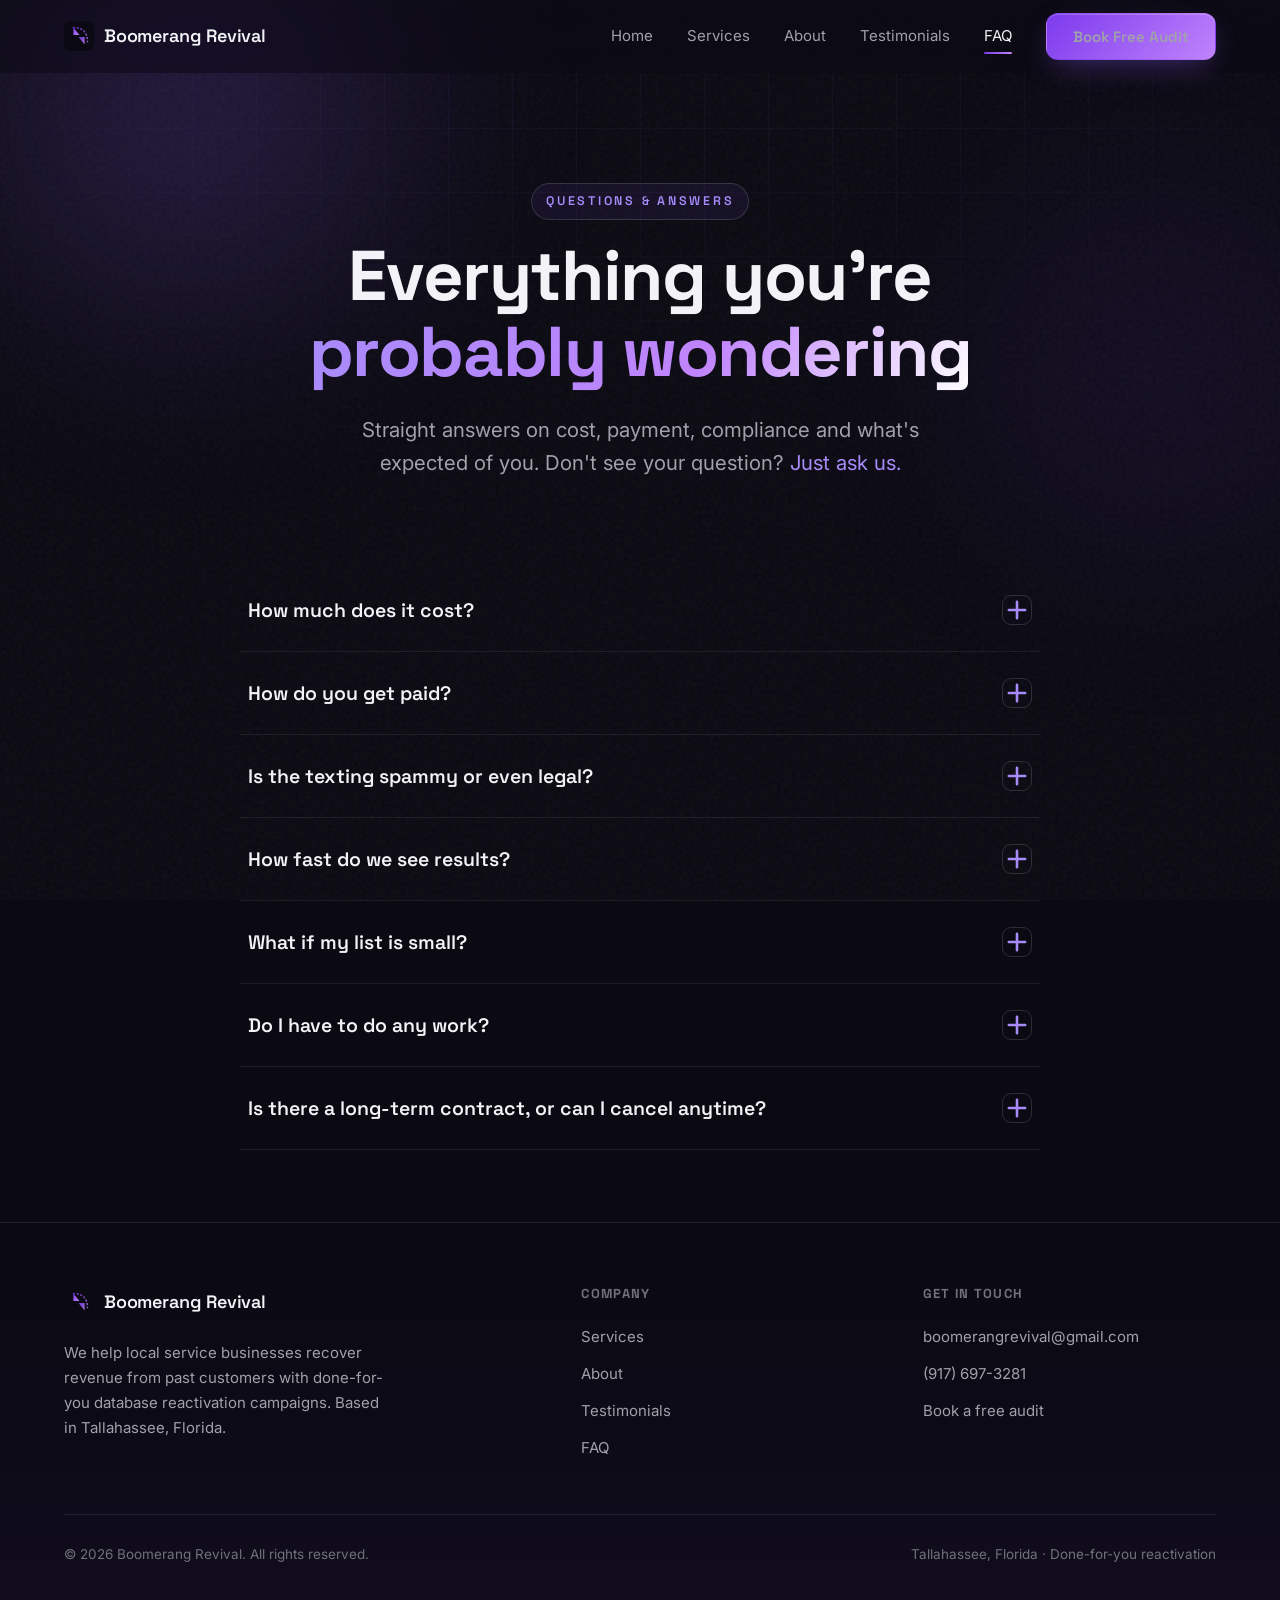
<file: faq.html>
<!DOCTYPE html>
<html lang="en">
<head>
  <meta charset="UTF-8" />
  <meta name="viewport" content="width=device-width, initial-scale=1.0" />

  <title>FAQ — Boomerang Revival</title>
  <meta name="description" content="Common questions about database reactivation: how much it costs, how we get paid, whether it's compliant, how fast you see results, and more." />
  <link rel="canonical" href="https://boomerangrevival.com/faq.html" />

  <meta property="og:type" content="website" />
  <meta property="og:title" content="FAQ — Boomerang Revival" />
  <meta property="og:description" content="Cost, payment, compliance, speed, small lists, and how little work it takes on your end." />
  <meta property="og:image" content="assets/og-image.svg" />
  <meta property="og:url" content="https://boomerangrevival.com/faq.html" />
  <meta name="twitter:card" content="summary_large_image" />

  <link rel="icon" type="image/svg+xml" href="assets/favicon.svg" />
  <link rel="preconnect" href="https://fonts.googleapis.com" />
  <link rel="preconnect" href="https://fonts.gstatic.com" crossorigin />
  <link href="https://fonts.googleapis.com/css2?family=Inter:wght@400;500;600&family=Space+Grotesk:wght@500;600;700&display=swap" rel="stylesheet" />
  <link rel="stylesheet" href="css/styles.css" />
</head>
<body>

  <div class="bg-fx"><div class="bg-grid"></div></div>
  <div class="bg-grain"></div>

  <!-- ============ NAV ============ -->
  <header class="nav">
    <div class="container nav__inner">
      <a class="brand" href="index.html" aria-label="Boomerang Revival home">
        <img class="brand__mark" src="assets/favicon.svg" alt="" width="30" height="30" />
        Boomerang Revival
      </a>
      <nav class="nav__links" aria-label="Primary navigation">
        <a href="index.html">Home</a>
        <a href="services.html">Services</a>
        <a href="about.html">About</a>
        <a href="testimonials.html">Testimonials</a>
        <a href="faq.html" aria-current="page">FAQ</a>
        <a href="contact.html" class="btn btn--primary">Book Free Audit</a>
      </nav>
      <button class="nav__toggle" aria-label="Open menu" aria-controls="primary-nav" aria-expanded="false">
        <span></span><span></span><span></span>
      </button>
    </div>
  </header>

  <main>

    <!-- ======================= PAGE HERO ======================= -->
    <section class="hero" style="padding-bottom:20px">
      <div class="container">
        <div class="hero__inner">
          <span class="eyebrow eyebrow--chip reveal">Questions &amp; answers</span>
          <h1 class="reveal" style="--d:.05s">Everything you're <span class="text-gradient">probably wondering</span></h1>
          <p class="lead reveal" style="--d:.12s">
            Straight answers on cost, payment, compliance and what's expected of you. Don't see your
            question? <a href="contact.html" style="color:var(--violet-bright)">Just ask us.</a>
          </p>
        </div>
      </div>
    </section>

    <!-- ======================= FAQ ACCORDION ======================= -->
    <!--
      HOW TO EDIT: Each Q&A is one .faq-item block.
      Keep the aria-controls / id pair matching (q1↔a1, q2↔a2, …) so the toggle works.
    -->
    <section class="section section--tight">
      <div class="container">
        <div class="faq-list">

          <div class="faq-item reveal">
            <button class="faq-q" aria-expanded="false" aria-controls="a1" id="q1">
              How much does it cost?
              <span class="faq-q__ico"><svg viewBox="0 0 24 24" fill="none" stroke="currentColor" stroke-width="2.2" stroke-linecap="round"><path d="M12 5v14M5 12h14"/></svg></span>
            </button>
            <div class="faq-a" id="a1" role="region" aria-labelledby="q1">
              <div class="faq-a__inner">
                There's no big upfront retainer to test database reactivation. Our model is built so
                you pay primarily from the revenue the campaign actually generates — meaning the
                offer only really costs you once it has already made you money. We'll walk you
                through the exact structure on your free audit, with no surprises and nothing hidden.
              </div>
            </div>
          </div>

          <div class="faq-item reveal">
            <button class="faq-q" aria-expanded="false" aria-controls="a2" id="q2">
              How do you get paid?
              <span class="faq-q__ico"><svg viewBox="0 0 24 24" fill="none" stroke="currentColor" stroke-width="2.2" stroke-linecap="round"><path d="M12 5v14M5 12h14"/></svg></span>
            </button>
            <div class="faq-a" id="a2" role="region" aria-labelledby="q2">
              <div class="faq-a__inner">
                We tie our compensation to results. When the reactivation campaign brings customers
                back and generates revenue, we're paid a share of that recovered revenue. Because
                we only win when you win, our incentive is to make the campaign perform — not to
                lock you into a long contract. Exact terms are agreed up front before anything goes live.
              </div>
            </div>
          </div>

          <div class="faq-item reveal">
            <button class="faq-q" aria-expanded="false" aria-controls="a3" id="q3">
              Is the texting spammy or even legal?
              <span class="faq-q__ico"><svg viewBox="0 0 24 24" fill="none" stroke="currentColor" stroke-width="2.2" stroke-linecap="round"><path d="M12 5v14M5 12h14"/></svg></span>
            </button>
            <div class="faq-a" id="a3" role="region" aria-labelledby="q3">
              <div class="faq-a__inner">
                It's the opposite of spam. We message your <em>own past customers</em> — people who
                already did business with you — with a genuinely useful offer, in your brand voice.
                Every send follows messaging best practices: clear identification, easy opt-out, and
                respect for consent and contact rules. Protecting your reputation is non-negotiable;
                we'd rather send a smaller, cleaner campaign than risk your brand.
              </div>
            </div>
          </div>

          <div class="faq-item reveal">
            <button class="faq-q" aria-expanded="false" aria-controls="a4" id="q4">
              How fast do we see results?
              <span class="faq-q__ico"><svg viewBox="0 0 24 24" fill="none" stroke="currentColor" stroke-width="2.2" stroke-linecap="round"><path d="M12 5v14M5 12h14"/></svg></span>
            </button>
            <div class="faq-a" id="a4" role="region" aria-labelledby="q4">
              <div class="faq-a__inner">
                Fast. Most campaigns go live within days of kickoff, and because you're messaging
                people who already know you, replies and bookings often start coming in within the
                first 24–72 hours. This isn't a slow-burn brand-building play — it's designed to put
                appointments on the calendar quickly.
              </div>
            </div>
          </div>

          <div class="faq-item reveal">
            <button class="faq-q" aria-expanded="false" aria-controls="a5" id="q5">
              What if my list is small?
              <span class="faq-q__ico"><svg viewBox="0 0 24 24" fill="none" stroke="currentColor" stroke-width="2.2" stroke-linecap="round"><path d="M12 5v14M5 12h14"/></svg></span>
            </button>
            <div class="faq-a" id="a5" role="region" aria-labelledby="q5">
              <div class="faq-a__inner">
                Smaller lists work surprisingly well. Each past customer is worth real revenue when
                they rebook, so even a few hundred contacts can more than justify a campaign. On
                your free audit we'll look at your list size and average customer value and tell you
                honestly whether it's worth running — we won't push a campaign that doesn't make
                sense for you.
              </div>
            </div>
          </div>

          <div class="faq-item reveal">
            <button class="faq-q" aria-expanded="false" aria-controls="a6" id="q6">
              Do I have to do any work?
              <span class="faq-q__ico"><svg viewBox="0 0 24 24" fill="none" stroke="currentColor" stroke-width="2.2" stroke-linecap="round"><path d="M12 5v14M5 12h14"/></svg></span>
            </button>
            <div class="faq-a" id="a6" role="region" aria-labelledby="q6">
              <div class="faq-a__inner">
                Almost none. We need two things from you: an export of your customer list and a quick
                conversation about your offer and how you want to sound. From there we handle the
                strategy, copy, sending, and follow-up. Your main job is to be ready to welcome the
                customers who come back through the door.
              </div>
            </div>
          </div>

          <div class="faq-item reveal">
            <button class="faq-q" aria-expanded="false" aria-controls="a7" id="q7">
              Is there a long-term contract, or can I cancel anytime?
              <span class="faq-q__ico"><svg viewBox="0 0 24 24" fill="none" stroke="currentColor" stroke-width="2.2" stroke-linecap="round"><path d="M12 5v14M5 12h14"/></svg></span>
            </button>
            <div class="faq-a" id="a7" role="region" aria-labelledby="q7">
              <div class="faq-a__inner">
                We don't believe in trapping clients with long contracts. The reactivation campaign is
                a low-commitment way to test what we do, and our ongoing services can be paused or
                stopped if they're not earning their keep. We'd rather keep you because the results are
                good than because the paperwork says so.
              </div>
            </div>
          </div>

        </div>
      </div>
    </section>


  </main>

  <!-- ============ FOOTER ============ -->
  <footer class="footer">
    <div class="container">
      <div class="footer__top">
        <div class="footer__brand">
          <a class="brand" href="index.html" aria-label="Boomerang Revival home">
            <img class="brand__mark" src="assets/favicon.svg" alt="" width="30" height="30" />
            Boomerang Revival
          </a>
          <p>We help local service businesses recover revenue from past customers with done-for-you database reactivation campaigns. Based in Tallahassee, Florida.</p>
        </div>
        <div class="footer__col">
          <h4>Company</h4>
          <a href="services.html">Services</a>
          <a href="about.html">About</a>
          <a href="testimonials.html">Testimonials</a>
          <a href="faq.html">FAQ</a>
        </div>
        <div class="footer__col">
          <h4>Get in touch</h4>
          <a href="mailto:boomerangrevival@gmail.com">boomerangrevival@gmail.com</a>
          <a href="tel:+19176973281">(917) 697-3281</a>
          <a href="contact.html">Book a free audit</a>
        </div>
      </div>
      <div class="footer__bottom">
        <span>© <span data-year>2026</span> Boomerang Revival. All rights reserved.</span>
        <span>Tallahassee, Florida · Done-for-you reactivation</span>
      </div>
    </div>
  </footer>

  <script src="js/main.js"></script>
</body>
</html>
</file>
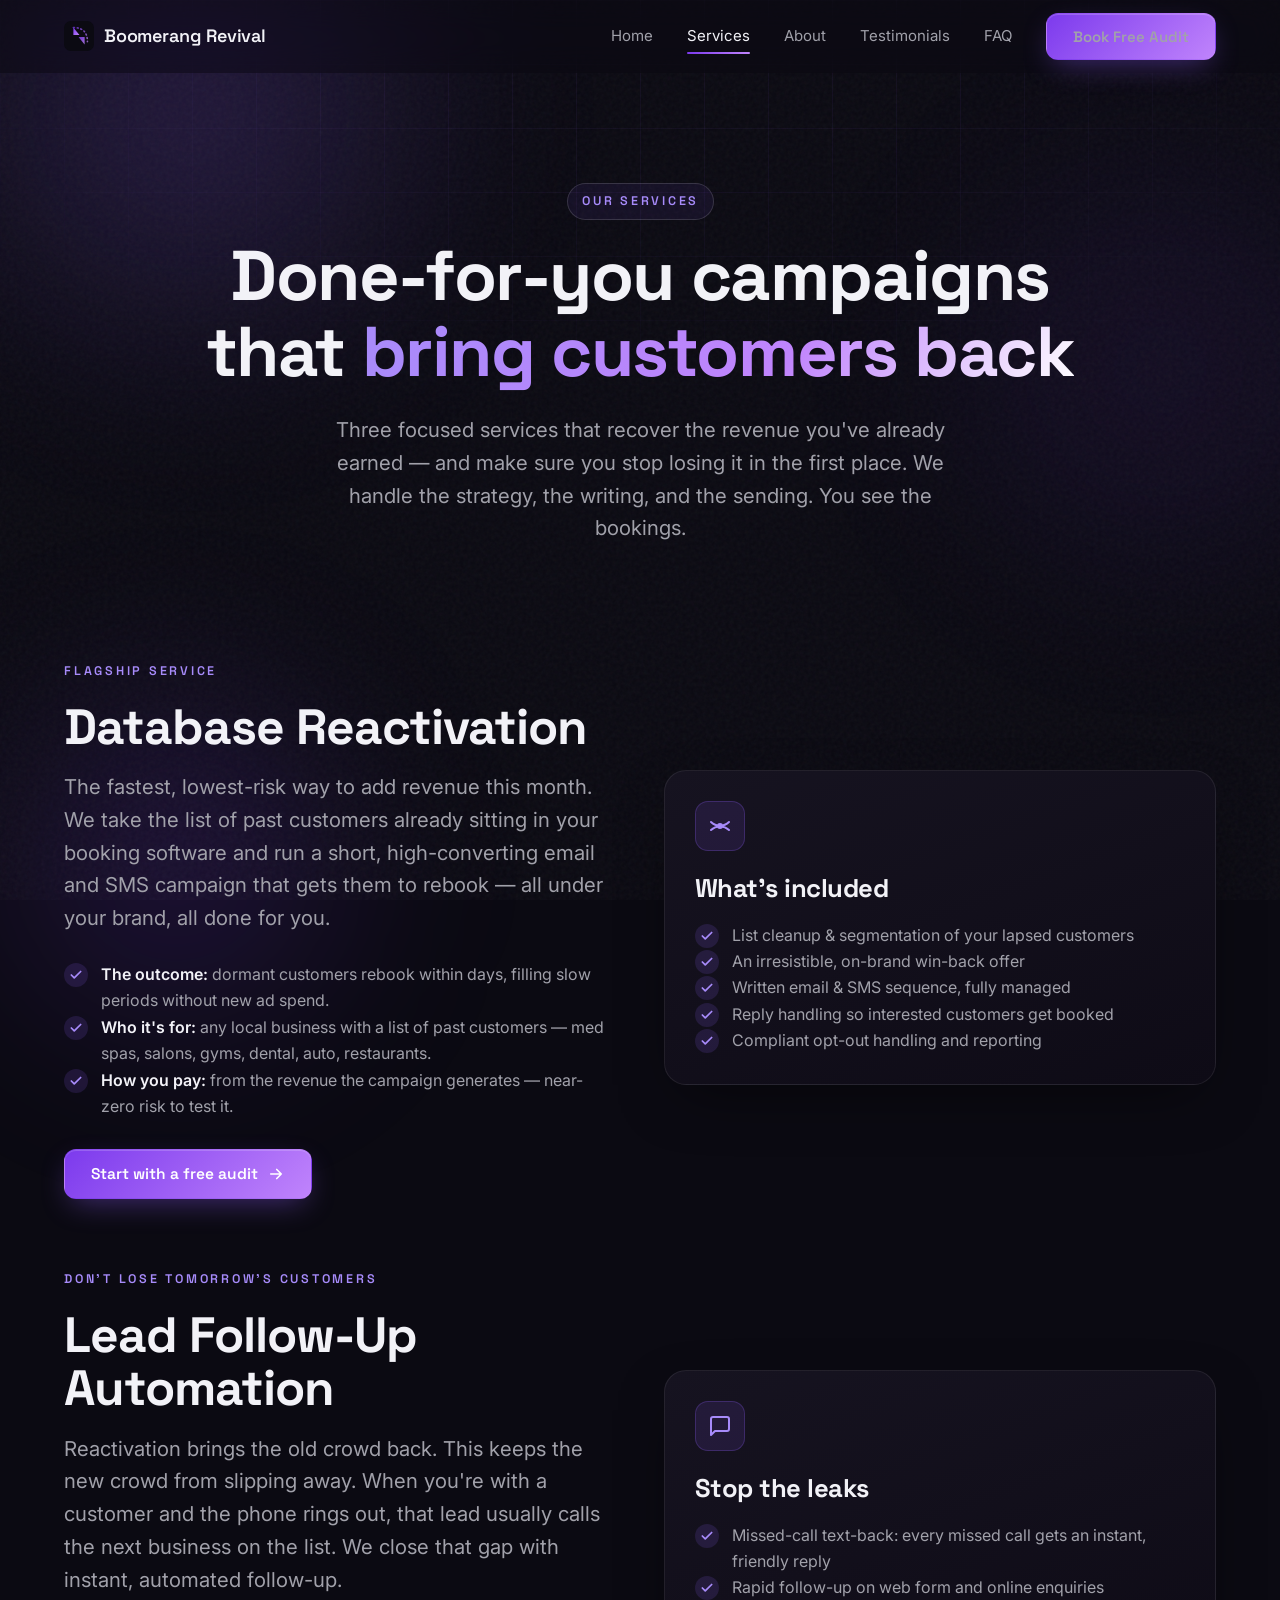
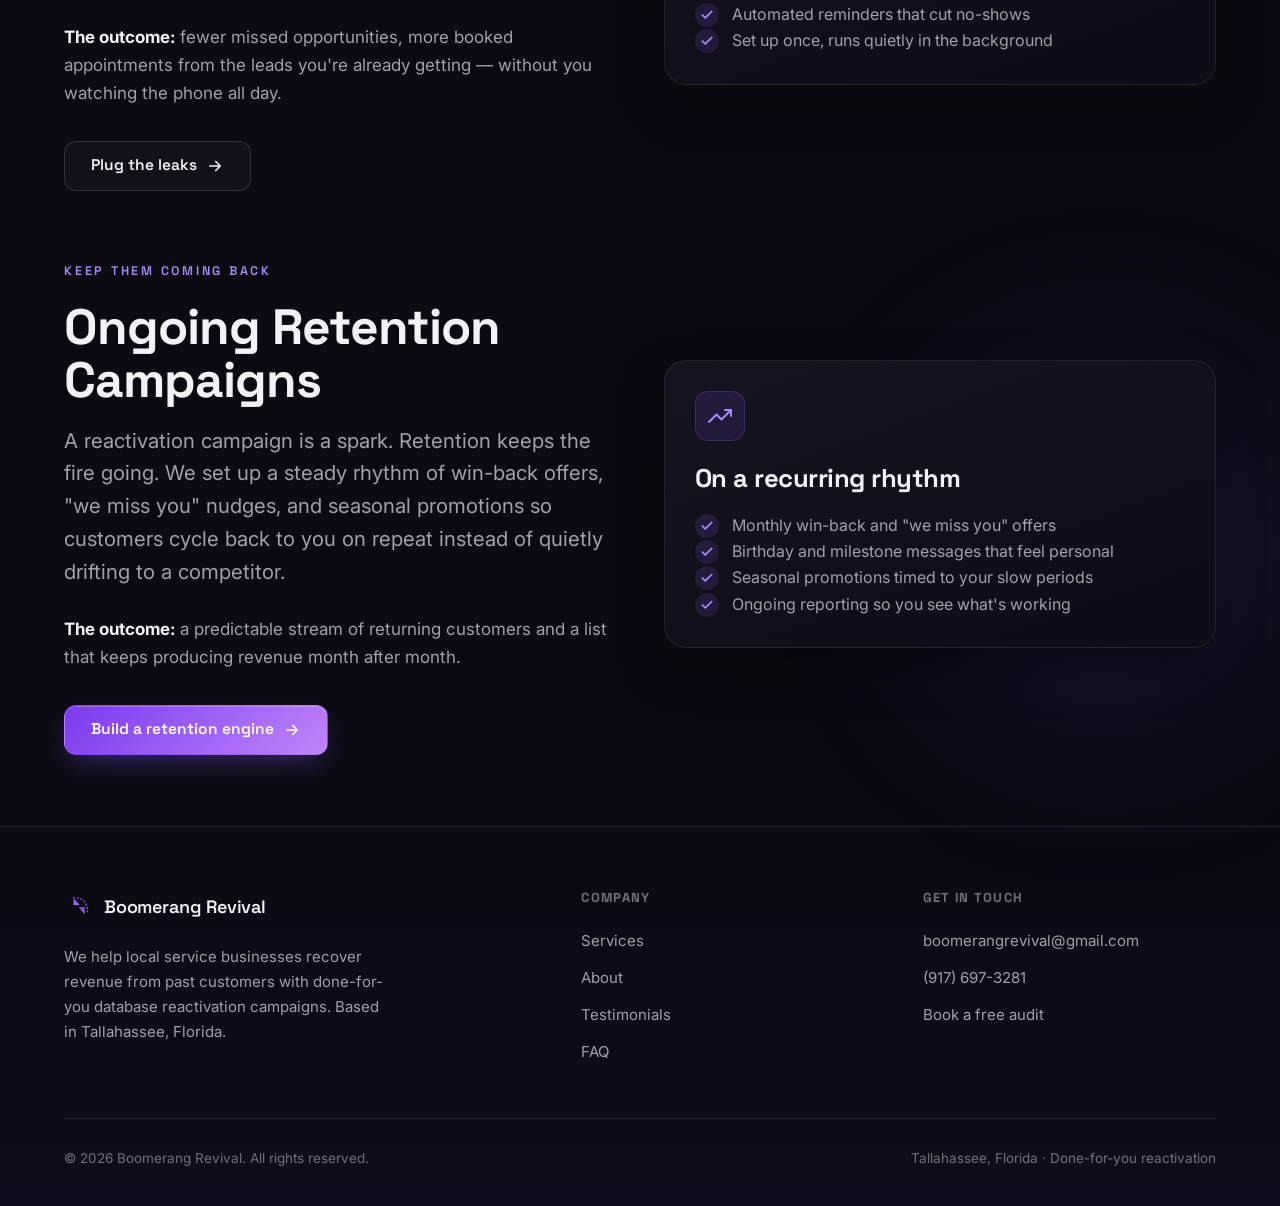
<file: services.html>
<!DOCTYPE html>
<html lang="en">
<head>
  <meta charset="UTF-8" />
  <meta name="viewport" content="width=device-width, initial-scale=1.0" />

  <title>Services — Boomerang Revival</title>
  <meta name="description" content="Database reactivation, lead follow-up automation, and ongoing retention campaigns — done for you, so past customers come back and new leads never slip away." />
  <link rel="canonical" href="https://boomerangrevival.com/services.html" />

  <meta property="og:type" content="website" />
  <meta property="og:title" content="Services — Boomerang Revival" />
  <meta property="og:description" content="Database reactivation, lead follow-up automation, and ongoing retention campaigns — done for you." />
  <meta property="og:image" content="assets/og-image.svg" />
  <meta property="og:url" content="https://boomerangrevival.com/services.html" />
  <meta name="twitter:card" content="summary_large_image" />

  <link rel="icon" type="image/svg+xml" href="assets/favicon.svg" />
  <link rel="preconnect" href="https://fonts.googleapis.com" />
  <link rel="preconnect" href="https://fonts.gstatic.com" crossorigin />
  <link href="https://fonts.googleapis.com/css2?family=Inter:wght@400;500;600&family=Space+Grotesk:wght@500;600;700&display=swap" rel="stylesheet" />
  <link rel="stylesheet" href="css/styles.css" />
</head>
<body>

  <div class="bg-fx"><div class="bg-grid"></div></div>
  <div class="bg-grain"></div>

  <!-- ============ NAV ============ -->
  <header class="nav">
    <div class="container nav__inner">
      <a class="brand" href="index.html" aria-label="Boomerang Revival home">
        <img class="brand__mark" src="assets/favicon.svg" alt="" width="30" height="30" />
        Boomerang Revival
      </a>
      <nav class="nav__links" aria-label="Primary navigation">
        <a href="index.html">Home</a>
        <a href="services.html" aria-current="page">Services</a>
        <a href="about.html">About</a>
        <a href="testimonials.html">Testimonials</a>
        <a href="faq.html">FAQ</a>
        <a href="contact.html" class="btn btn--primary">Book Free Audit</a>
      </nav>
      <button class="nav__toggle" aria-label="Open menu" aria-controls="primary-nav" aria-expanded="false">
        <span></span><span></span><span></span>
      </button>
    </div>
  </header>

  <main>

    <!-- ======================= PAGE HERO ======================= -->
    <section class="hero" style="padding-bottom:40px">
      <div class="container">
        <div class="hero__inner">
          <span class="eyebrow eyebrow--chip reveal">Our Services</span>
          <h1 class="reveal" style="--d:.05s">Done-for-you campaigns that <span class="text-gradient">bring customers back</span></h1>
          <p class="lead reveal" style="--d:.12s">
            Three focused services that recover the revenue you've already earned — and make sure
            you stop losing it in the first place. We handle the strategy, the writing, and the
            sending. You see the bookings.
          </p>
        </div>
      </div>
    </section>

    <!-- ======================= SERVICE 1: REACTIVATION ======================= -->
    <section class="section section--tight" id="reactivation">
      <div class="glow-spot" style="top:0; left:-5%"></div>
      <div class="container">
        <div class="grid grid-2" style="gap:48px; align-items:center">
          <div class="reveal">
            <span class="eyebrow">Flagship service</span>
            <h2>Database Reactivation</h2>
            <p class="lead" style="margin:18px 0 26px">
              The fastest, lowest-risk way to add revenue this month. We take the list of past
              customers already sitting in your booking software and run a short, high-converting
              email and SMS campaign that gets them to rebook — all under your brand, all done for you.
            </p>
            <ul class="checklist">
              <li><span class="check-ico"><svg viewBox="0 0 24 24" fill="none" stroke="currentColor" stroke-width="3" stroke-linecap="round" stroke-linejoin="round"><path d="M20 6 9 17l-5-5"/></svg></span><span><strong>The outcome:</strong> dormant customers rebook within days, filling slow periods without new ad spend.</span></li>
              <li><span class="check-ico"><svg viewBox="0 0 24 24" fill="none" stroke="currentColor" stroke-width="3" stroke-linecap="round" stroke-linejoin="round"><path d="M20 6 9 17l-5-5"/></svg></span><span><strong>Who it's for:</strong> any local business with a list of past customers — med spas, salons, gyms, dental, auto, restaurants.</span></li>
              <li><span class="check-ico"><svg viewBox="0 0 24 24" fill="none" stroke="currentColor" stroke-width="3" stroke-linecap="round" stroke-linejoin="round"><path d="M20 6 9 17l-5-5"/></svg></span><span><strong>How you pay:</strong> from the revenue the campaign generates — near-zero risk to test it.</span></li>
            </ul>
            <a href="contact.html" class="btn btn--primary" style="margin-top:30px">Start with a free audit
              <svg viewBox="0 0 24 24" fill="none" stroke="currentColor" stroke-width="2.2" stroke-linecap="round" stroke-linejoin="round"><path d="M5 12h14M13 6l6 6-6 6"/></svg>
            </a>
          </div>

          <div class="card reveal" style="--d:.1s">
            <div class="card__icon"><svg viewBox="0 0 24 24" fill="none" stroke="currentColor" stroke-width="2" stroke-linecap="round" stroke-linejoin="round"><path d="M21 8a13 13 0 0 1-18 0"/><path d="M3 16a13 13 0 0 1 18 0"/><circle cx="12" cy="12" r="2"/></svg></div>
            <h3 style="margin-bottom:18px">What's included</h3>
            <ul class="checklist">
              <li><span class="check-ico"><svg viewBox="0 0 24 24" fill="none" stroke="currentColor" stroke-width="3" stroke-linecap="round" stroke-linejoin="round"><path d="M20 6 9 17l-5-5"/></svg></span><span>List cleanup &amp; segmentation of your lapsed customers</span></li>
              <li><span class="check-ico"><svg viewBox="0 0 24 24" fill="none" stroke="currentColor" stroke-width="3" stroke-linecap="round" stroke-linejoin="round"><path d="M20 6 9 17l-5-5"/></svg></span><span>An irresistible, on-brand win-back offer</span></li>
              <li><span class="check-ico"><svg viewBox="0 0 24 24" fill="none" stroke="currentColor" stroke-width="3" stroke-linecap="round" stroke-linejoin="round"><path d="M20 6 9 17l-5-5"/></svg></span><span>Written email &amp; SMS sequence, fully managed</span></li>
              <li><span class="check-ico"><svg viewBox="0 0 24 24" fill="none" stroke="currentColor" stroke-width="3" stroke-linecap="round" stroke-linejoin="round"><path d="M20 6 9 17l-5-5"/></svg></span><span>Reply handling so interested customers get booked</span></li>
              <li><span class="check-ico"><svg viewBox="0 0 24 24" fill="none" stroke="currentColor" stroke-width="3" stroke-linecap="round" stroke-linejoin="round"><path d="M20 6 9 17l-5-5"/></svg></span><span>Compliant opt-out handling and reporting</span></li>
            </ul>
          </div>
        </div>
      </div>
    </section>

    <!-- ======================= SERVICE 2: FOLLOW-UP ======================= -->
    <section class="section section--tight" id="follow-up">
      <div class="container">
        <div class="grid grid-2" style="gap:48px; align-items:center">
          <div class="card reveal" style="order:2">
            <div class="card__icon"><svg viewBox="0 0 24 24" fill="none" stroke="currentColor" stroke-width="2" stroke-linecap="round" stroke-linejoin="round"><path d="M21 15a2 2 0 0 1-2 2H7l-4 4V5a2 2 0 0 1 2-2h14a2 2 0 0 1 2 2z"/></svg></div>
            <h3 style="margin-bottom:18px">Stop the leaks</h3>
            <ul class="checklist">
              <li><span class="check-ico"><svg viewBox="0 0 24 24" fill="none" stroke="currentColor" stroke-width="3" stroke-linecap="round" stroke-linejoin="round"><path d="M20 6 9 17l-5-5"/></svg></span><span>Missed-call text-back: every missed call gets an instant, friendly reply</span></li>
              <li><span class="check-ico"><svg viewBox="0 0 24 24" fill="none" stroke="currentColor" stroke-width="3" stroke-linecap="round" stroke-linejoin="round"><path d="M20 6 9 17l-5-5"/></svg></span><span>Rapid follow-up on web form and online enquiries</span></li>
              <li><span class="check-ico"><svg viewBox="0 0 24 24" fill="none" stroke="currentColor" stroke-width="3" stroke-linecap="round" stroke-linejoin="round"><path d="M20 6 9 17l-5-5"/></svg></span><span>Automated reminders that cut no-shows</span></li>
              <li><span class="check-ico"><svg viewBox="0 0 24 24" fill="none" stroke="currentColor" stroke-width="3" stroke-linecap="round" stroke-linejoin="round"><path d="M20 6 9 17l-5-5"/></svg></span><span>Set up once, runs quietly in the background</span></li>
            </ul>
          </div>

          <div class="reveal" style="--d:.1s">
            <span class="eyebrow">Don't lose tomorrow's customers</span>
            <h2>Lead Follow-Up Automation</h2>
            <p class="lead" style="margin:18px 0 26px">
              Reactivation brings the old crowd back. This keeps the new crowd from slipping away.
              When you're with a customer and the phone rings out, that lead usually calls the next
              business on the list. We close that gap with instant, automated follow-up.
            </p>
            <p style="margin-bottom:8px"><strong class="text-heading">The outcome:</strong> fewer missed opportunities, more booked appointments from the leads you're already getting — without you watching the phone all day.</p>
            <a href="contact.html" class="btn btn--ghost" style="margin-top:26px">Plug the leaks
              <svg viewBox="0 0 24 24" fill="none" stroke="currentColor" stroke-width="2.2" stroke-linecap="round" stroke-linejoin="round"><path d="M5 12h14M13 6l6 6-6 6"/></svg>
            </a>
          </div>
        </div>
      </div>
    </section>

    <!-- ======================= SERVICE 3: RETENTION ======================= -->
    <section class="section section--tight" id="retention">
      <div class="glow-spot" style="bottom:0; right:-5%"></div>
      <div class="container">
        <div class="grid grid-2" style="gap:48px; align-items:center">
          <div class="reveal">
            <span class="eyebrow">Keep them coming back</span>
            <h2>Ongoing Retention Campaigns</h2>
            <p class="lead" style="margin:18px 0 26px">
              A reactivation campaign is a spark. Retention keeps the fire going. We set up a steady
              rhythm of win-back offers, "we miss you" nudges, and seasonal promotions so customers
              cycle back to you on repeat instead of quietly drifting to a competitor.
            </p>
            <p style="margin-bottom:8px"><strong class="text-heading">The outcome:</strong> a predictable stream of returning customers and a list that keeps producing revenue month after month.</p>
            <a href="contact.html" class="btn btn--primary" style="margin-top:26px">Build a retention engine
              <svg viewBox="0 0 24 24" fill="none" stroke="currentColor" stroke-width="2.2" stroke-linecap="round" stroke-linejoin="round"><path d="M5 12h14M13 6l6 6-6 6"/></svg>
            </a>
          </div>

          <div class="card reveal" style="--d:.1s">
            <div class="card__icon"><svg viewBox="0 0 24 24" fill="none" stroke="currentColor" stroke-width="2" stroke-linecap="round" stroke-linejoin="round"><path d="M23 6l-9.5 9.5-5-5L1 18"/><path d="M17 6h6v6"/></svg></div>
            <h3 style="margin-bottom:18px">On a recurring rhythm</h3>
            <ul class="checklist">
              <li><span class="check-ico"><svg viewBox="0 0 24 24" fill="none" stroke="currentColor" stroke-width="3" stroke-linecap="round" stroke-linejoin="round"><path d="M20 6 9 17l-5-5"/></svg></span><span>Monthly win-back and "we miss you" offers</span></li>
              <li><span class="check-ico"><svg viewBox="0 0 24 24" fill="none" stroke="currentColor" stroke-width="3" stroke-linecap="round" stroke-linejoin="round"><path d="M20 6 9 17l-5-5"/></svg></span><span>Birthday and milestone messages that feel personal</span></li>
              <li><span class="check-ico"><svg viewBox="0 0 24 24" fill="none" stroke="currentColor" stroke-width="3" stroke-linecap="round" stroke-linejoin="round"><path d="M20 6 9 17l-5-5"/></svg></span><span>Seasonal promotions timed to your slow periods</span></li>
              <li><span class="check-ico"><svg viewBox="0 0 24 24" fill="none" stroke="currentColor" stroke-width="3" stroke-linecap="round" stroke-linejoin="round"><path d="M20 6 9 17l-5-5"/></svg></span><span>Ongoing reporting so you see what's working</span></li>
            </ul>
          </div>
        </div>
      </div>
    </section>


  </main>

  <!-- ============ FOOTER ============ -->
  <footer class="footer">
    <div class="container">
      <div class="footer__top">
        <div class="footer__brand">
          <a class="brand" href="index.html" aria-label="Boomerang Revival home">
            <img class="brand__mark" src="assets/favicon.svg" alt="" width="30" height="30" />
            Boomerang Revival
          </a>
          <p>We help local service businesses recover revenue from past customers with done-for-you database reactivation campaigns. Based in Tallahassee, Florida.</p>
        </div>
        <div class="footer__col">
          <h4>Company</h4>
          <a href="services.html">Services</a>
          <a href="about.html">About</a>
          <a href="testimonials.html">Testimonials</a>
          <a href="faq.html">FAQ</a>
        </div>
        <div class="footer__col">
          <h4>Get in touch</h4>
          <a href="mailto:boomerangrevival@gmail.com">boomerangrevival@gmail.com</a>
          <a href="tel:+19176973281">(917) 697-3281</a>
          <a href="contact.html">Book a free audit</a>
        </div>
      </div>
      <div class="footer__bottom">
        <span>© <span data-year>2026</span> Boomerang Revival. All rights reserved.</span>
        <span>Tallahassee, Florida · Done-for-you reactivation</span>
      </div>
    </div>
  </footer>

  <script src="js/main.js"></script>
</body>
</html>
</file>
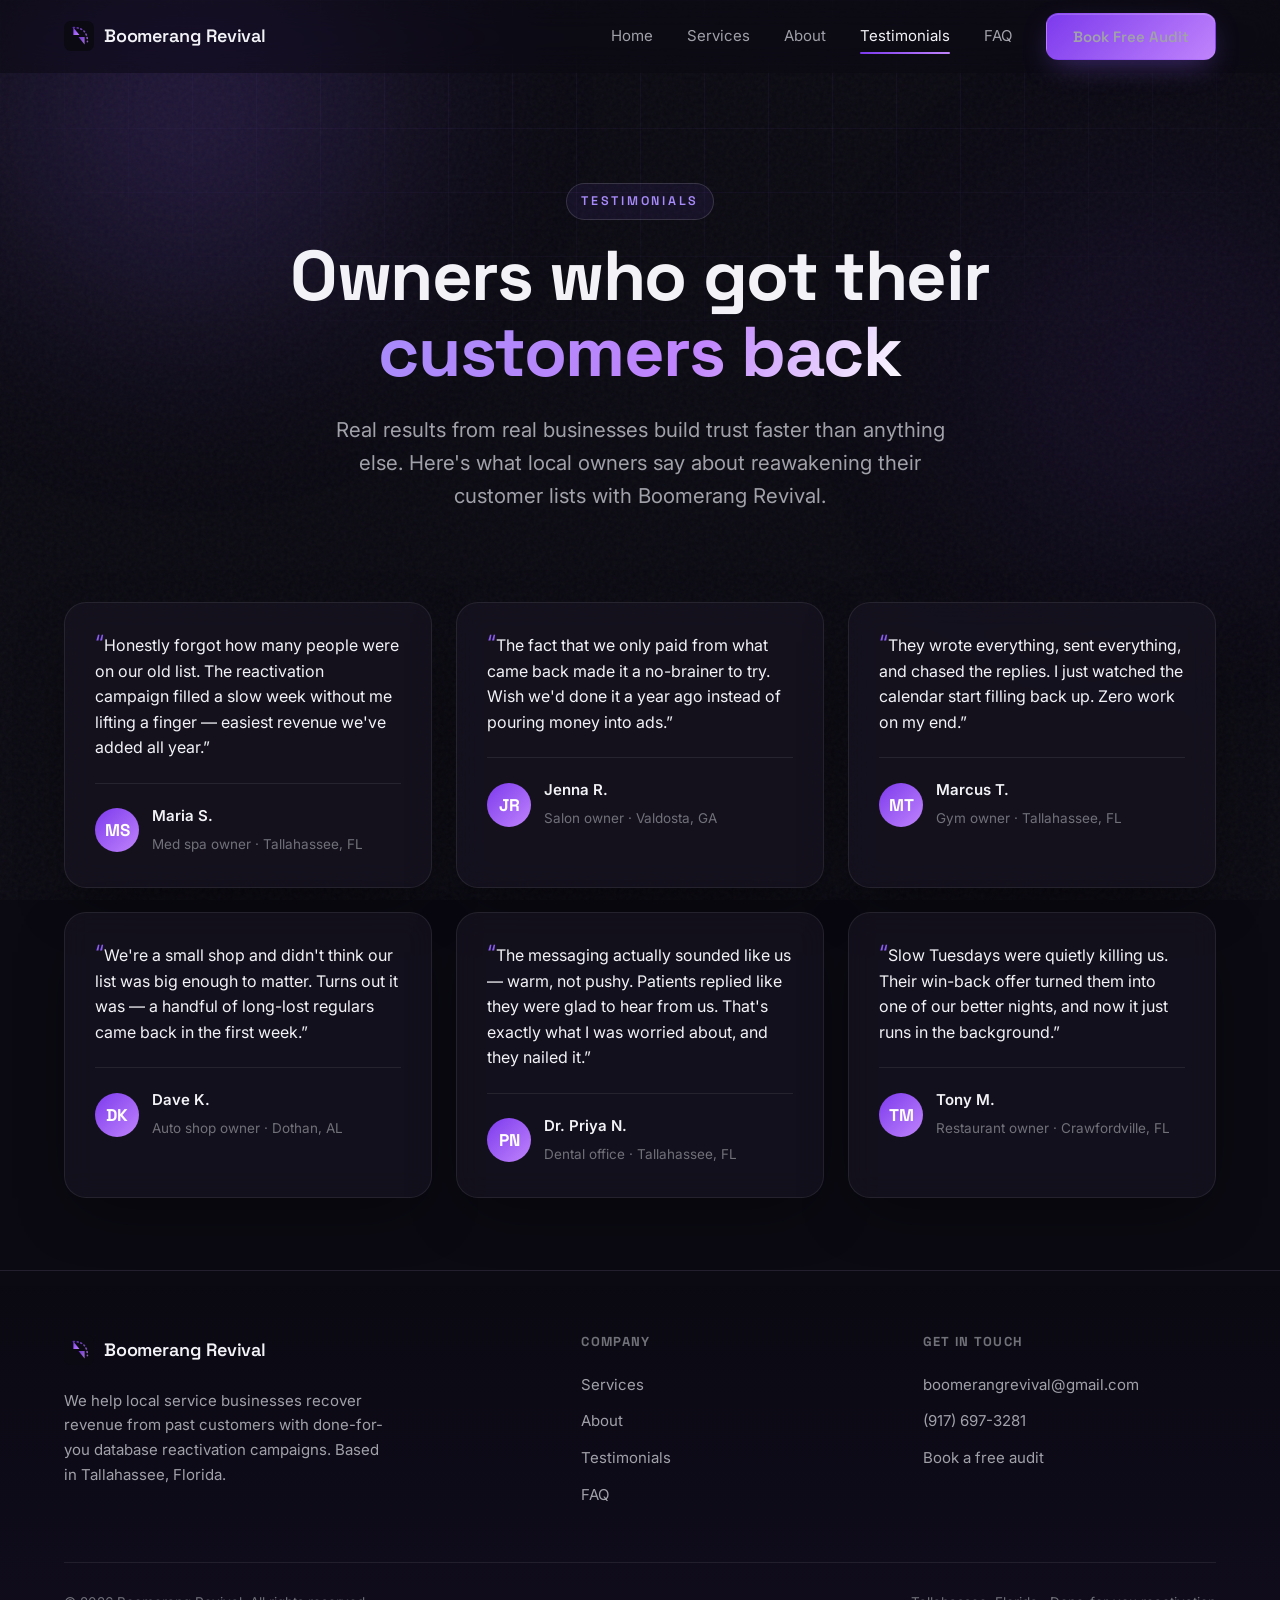
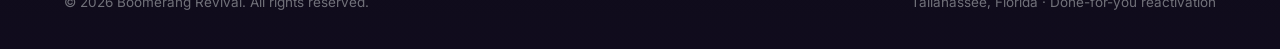
<file: testimonials.html>
<!DOCTYPE html>
<html lang="en">
<head>
  <meta charset="UTF-8" />
  <meta name="viewport" content="width=device-width, initial-scale=1.0" />

  <title>Testimonials — Boomerang Revival</title>
  <meta name="description" content="What local business owners say about working with Boomerang Revival to bring their past customers back through the door." />
  <link rel="canonical" href="https://boomerangrevival.com/testimonials.html" />

  <meta property="og:type" content="website" />
  <meta property="og:title" content="Testimonials — Boomerang Revival" />
  <meta property="og:description" content="What local business owners say about working with Boomerang Revival." />
  <meta property="og:image" content="assets/og-image.svg" />
  <meta property="og:url" content="https://boomerangrevival.com/testimonials.html" />
  <meta name="twitter:card" content="summary_large_image" />

  <link rel="icon" type="image/svg+xml" href="assets/favicon.svg" />
  <link rel="preconnect" href="https://fonts.googleapis.com" />
  <link rel="preconnect" href="https://fonts.gstatic.com" crossorigin />
  <link href="https://fonts.googleapis.com/css2?family=Inter:wght@400;500;600&family=Space+Grotesk:wght@500;600;700&display=swap" rel="stylesheet" />
  <link rel="stylesheet" href="css/styles.css" />
</head>
<body>

  <div class="bg-fx"><div class="bg-grid"></div></div>
  <div class="bg-grain"></div>

  <!-- ============ NAV ============ -->
  <header class="nav">
    <div class="container nav__inner">
      <a class="brand" href="index.html" aria-label="Boomerang Revival home">
        <img class="brand__mark" src="assets/favicon.svg" alt="" width="30" height="30" />
        Boomerang Revival
      </a>
      <nav class="nav__links" aria-label="Primary navigation">
        <a href="index.html">Home</a>
        <a href="services.html">Services</a>
        <a href="about.html">About</a>
        <a href="testimonials.html" aria-current="page">Testimonials</a>
        <a href="faq.html">FAQ</a>
        <a href="contact.html" class="btn btn--primary">Book Free Audit</a>
      </nav>
      <button class="nav__toggle" aria-label="Open menu" aria-controls="primary-nav" aria-expanded="false">
        <span></span><span></span><span></span>
      </button>
    </div>
  </header>

  <main>

    <!-- ======================= PAGE HERO ======================= -->
    <section class="hero" style="padding-bottom:20px">
      <div class="container">
        <div class="hero__inner">
          <span class="eyebrow eyebrow--chip reveal">Testimonials</span>
          <h1 class="reveal" style="--d:.05s">Owners who got their <span class="text-gradient">customers back</span></h1>
          <p class="lead reveal" style="--d:.12s">
            Real results from real businesses build trust faster than anything else. Here's what
            local owners say about reawakening their customer lists with Boomerang Revival.
          </p>
        </div>
      </div>
    </section>

    <!-- ======================= TESTIMONIAL GRID ======================= -->
    <!--
      ⚠️ PLACEHOLDER TESTIMONIALS — the quotes and names below are FICTIONAL,
      written to populate the page for now. Replace each one with a real,
      permission-granted client quote before promoting the site. To edit: change
      the quote text, the avatar initials, the name, and the meta line in each
      <figure> block.
    -->
    <section class="section section--tight">
      <div class="container">
        <div class="grid grid-3">

          <figure class="card card--glass reveal" data-stagger>
            <blockquote class="quote">Honestly forgot how many people were on our old list. The reactivation campaign filled a slow week without me lifting a finger — easiest revenue we've added all year.”</blockquote>
            <figcaption class="testimonial__by">
              <div class="avatar">MS</div>
              <div><b>Maria S.</b><span>Med spa owner · Tallahassee, FL</span></div>
            </figcaption>
          </figure>

          <figure class="card card--glass reveal" data-stagger>
            <blockquote class="quote">The fact that we only paid from what came back made it a no-brainer to try. Wish we'd done it a year ago instead of pouring money into ads.”</blockquote>
            <figcaption class="testimonial__by">
              <div class="avatar">JR</div>
              <div><b>Jenna R.</b><span>Salon owner · Valdosta, GA</span></div>
            </figcaption>
          </figure>

          <figure class="card card--glass reveal" data-stagger>
            <blockquote class="quote">They wrote everything, sent everything, and chased the replies. I just watched the calendar start filling back up. Zero work on my end.”</blockquote>
            <figcaption class="testimonial__by">
              <div class="avatar">MT</div>
              <div><b>Marcus T.</b><span>Gym owner · Tallahassee, FL</span></div>
            </figcaption>
          </figure>

          <figure class="card card--glass reveal" data-stagger>
            <blockquote class="quote">We're a small shop and didn't think our list was big enough to matter. Turns out it was — a handful of long-lost regulars came back in the first week.”</blockquote>
            <figcaption class="testimonial__by">
              <div class="avatar">DK</div>
              <div><b>Dave K.</b><span>Auto shop owner · Dothan, AL</span></div>
            </figcaption>
          </figure>

          <figure class="card card--glass reveal" data-stagger>
            <blockquote class="quote">The messaging actually sounded like us — warm, not pushy. Patients replied like they were glad to hear from us. That's exactly what I was worried about, and they nailed it.”</blockquote>
            <figcaption class="testimonial__by">
              <div class="avatar">PN</div>
              <div><b>Dr. Priya N.</b><span>Dental office · Tallahassee, FL</span></div>
            </figcaption>
          </figure>

          <figure class="card card--glass reveal" data-stagger>
            <blockquote class="quote">Slow Tuesdays were quietly killing us. Their win-back offer turned them into one of our better nights, and now it just runs in the background.”</blockquote>
            <figcaption class="testimonial__by">
              <div class="avatar">TM</div>
              <div><b>Tony M.</b><span>Restaurant owner · Crawfordville, FL</span></div>
            </figcaption>
          </figure>

        </div>
      </div>
    </section>

  </main>

  <!-- ============ FOOTER ============ -->
  <footer class="footer">
    <div class="container">
      <div class="footer__top">
        <div class="footer__brand">
          <a class="brand" href="index.html" aria-label="Boomerang Revival home">
            <img class="brand__mark" src="assets/favicon.svg" alt="" width="30" height="30" />
            Boomerang Revival
          </a>
          <p>We help local service businesses recover revenue from past customers with done-for-you database reactivation campaigns. Based in Tallahassee, Florida.</p>
        </div>
        <div class="footer__col">
          <h4>Company</h4>
          <a href="services.html">Services</a>
          <a href="about.html">About</a>
          <a href="testimonials.html">Testimonials</a>
          <a href="faq.html">FAQ</a>
        </div>
        <div class="footer__col">
          <h4>Get in touch</h4>
          <a href="mailto:boomerangrevival@gmail.com">boomerangrevival@gmail.com</a>
          <a href="tel:+19176973281">(917) 697-3281</a>
          <a href="contact.html">Book a free audit</a>
        </div>
      </div>
      <div class="footer__bottom">
        <span>© <span data-year>2026</span> Boomerang Revival. All rights reserved.</span>
        <span>Tallahassee, Florida · Done-for-you reactivation</span>
      </div>
    </div>
  </footer>

  <script src="js/main.js"></script>
</body>
</html>
</file>
<file: css/styles.css>
/* =============================================================
   BOOMERANG REVIVAL — Global Stylesheet
   -------------------------------------------------------------
   Sections:
     1.  Design tokens (colors, type, spacing) — edit brand here
     2.  Base / reset
     3.  Layout helpers (container, grid, section)
     4.  Background FX (glow, mesh, grain, grid)
     5.  Navigation
     6.  Buttons
     7.  Typography helpers (eyebrow, headings)
     8.  Cards / glassmorphism
     9.  Hero
     10. Reusable section components (steps, services, etc.)
     11. Forms
     12. Footer
     13. Scroll-reveal animation
     14. Responsive / mobile
   ============================================================= */

/* ============================================================
   1. DESIGN TOKENS  —  change the brand look from right here
   ============================================================ */
:root {
  /* Surfaces */
  --bg:            #0B0A12;   /* near-black, cool purple undertone */
  --bg-2:         #0E0B16;   /* deepest panels                    */
  --surface:      #161320;   /* lifted cards                      */
  --surface-2:    #1B1726;   /* lifted cards, brighter            */
  --border:       rgba(255,255,255,0.08);
  --border-strong:rgba(255,255,255,0.14);

  /* Brand accent */
  --violet:       #8B5CF6;
  --violet-bright:#A78BFA;
  --grad-from:    #7C3AED;
  --grad-to:      #C084FC;

  /* Text */
  --heading:      #F2F2F7;
  --body:         #A1A1AA;
  --muted:        #71717A;

  /* Effects */
  --glow:         rgba(139, 92, 246, 0.45);
  --glow-soft:    rgba(124, 58, 237, 0.22);
  --shadow-card:  0 20px 60px -20px rgba(0,0,0,0.6);

  /* Type */
  --font-head: 'Space Grotesk', system-ui, sans-serif;
  --font-body: 'Inter', system-ui, sans-serif;

  /* Layout */
  --maxw: 1200px;
  --radius:   14px;
  --radius-lg:22px;
  --radius-xl:28px;

  /* Motion */
  --ease: cubic-bezier(0.22, 1, 0.36, 1);
}

/* ============================================================
   2. BASE / RESET
   ============================================================ */
*, *::before, *::after { box-sizing: border-box; }
* { margin: 0; }

html { scroll-behavior: smooth; -webkit-text-size-adjust: 100%; }

body {
  font-family: var(--font-body);
  background: var(--bg);
  color: var(--body);
  line-height: 1.65;
  font-size: 17px;
  -webkit-font-smoothing: antialiased;
  text-rendering: optimizeLegibility;
  overflow-x: hidden;
  position: relative;
  min-height: 100vh;
}

img { max-width: 100%; display: block; }
a { color: inherit; text-decoration: none; }
ul { list-style: none; padding: 0; }
button { font-family: inherit; cursor: pointer; }

:focus-visible {
  outline: 2px solid var(--violet-bright);
  outline-offset: 3px;
  border-radius: 4px;
}

::selection { background: var(--violet); color: #fff; }

/* ============================================================
   3. LAYOUT HELPERS
   ============================================================ */
.container {
  width: 100%;
  max-width: var(--maxw);
  margin-inline: auto;
  padding-inline: 24px;
}

.section {
  position: relative;
  padding-block: clamp(28px, 3.5vw, 52px);
}
.section--tight { padding-block: clamp(22px, 2.5vw, 38px); }

.section-head { max-width: 680px; margin-bottom: 34px; }
.section-head--center { margin-inline: auto; text-align: center; }

.grid { display: grid; gap: 24px; }
.grid-2 { grid-template-columns: repeat(2, 1fr); }
.grid-3 { grid-template-columns: repeat(3, 1fr); }

.stack-sm > * + * { margin-top: 12px; }

/* ============================================================
   4. BACKGROUND FX
   ============================================================ */
/* Fixed atmospheric layer — glows + grid + grain, sits behind all */
.bg-fx {
  position: fixed;
  inset: 0;
  z-index: -1;
  pointer-events: none;
  overflow: hidden;
}

/* Soft purple radial glows */
.bg-fx::before,
.bg-fx::after {
  content: "";
  position: absolute;
  border-radius: 50%;
  filter: blur(90px);
  opacity: 0.55;
}
.bg-fx::before {
  width: 620px; height: 620px;
  top: -200px; left: -120px;
  background: radial-gradient(circle, var(--glow), transparent 70%);
}
.bg-fx::after {
  width: 560px; height: 560px;
  top: 10%; right: -160px;
  background: radial-gradient(circle, var(--glow-soft), transparent 70%);
}

/* Faint animated grid for the tech feel */
.bg-grid {
  position: absolute;
  inset: 0;
  background-image:
    linear-gradient(to right, rgba(139,92,246,0.06) 1px, transparent 1px),
    linear-gradient(to bottom, rgba(139,92,246,0.06) 1px, transparent 1px);
  background-size: 64px 64px;
  mask-image: radial-gradient(ellipse 80% 60% at 50% 0%, #000 30%, transparent 80%);
  -webkit-mask-image: radial-gradient(ellipse 80% 60% at 50% 0%, #000 30%, transparent 80%);
  animation: grid-drift 30s linear infinite;
}
@keyframes grid-drift {
  from { background-position: 0 0, 0 0; }
  to   { background-position: 64px 64px, 64px 64px; }
}

/* Fine grain / noise texture overlay */
.bg-grain {
  position: fixed;
  inset: 0;
  z-index: -1;
  pointer-events: none;
  opacity: 0.045;
  background-image: url("data:image/svg+xml,%3Csvg viewBox='0 0 256 256' xmlns='http://www.w3.org/2000/svg'%3E%3Cfilter id='n'%3E%3CfeTurbulence type='fractalNoise' baseFrequency='0.9' numOctaves='3' stitchTiles='stitch'/%3E%3C/filter%3E%3Crect width='100%25' height='100%25' filter='url(%23n)'/%3E%3C/svg%3E");
}

/* A localized glow you can drop into any section */
.glow-spot {
  position: absolute;
  width: 480px; height: 480px;
  border-radius: 50%;
  background: radial-gradient(circle, var(--glow-soft), transparent 70%);
  filter: blur(80px);
  pointer-events: none;
  z-index: 0;
}

/* ============================================================
   5. NAVIGATION
   ============================================================ */
.nav {
  position: sticky;
  top: 0;
  z-index: 100;
  background: rgba(11, 10, 18, 0.55);
  backdrop-filter: blur(16px) saturate(140%);
  -webkit-backdrop-filter: blur(16px) saturate(140%);
  border-bottom: 1px solid transparent;
  transition: border-color .3s, background .3s;
}
.nav.is-scrolled {
  background: rgba(11, 10, 18, 0.82);
  border-bottom-color: var(--border);
}
.nav__inner {
  display: flex;
  align-items: center;
  justify-content: space-between;
  height: 72px;
}
.brand {
  display: inline-flex;
  align-items: center;
  gap: 10px;
  font-family: var(--font-head);
  font-weight: 600;
  font-size: 18px;
  color: var(--heading);
  letter-spacing: -0.01em;
}
.brand__mark { width: 30px; height: 30px; flex: none; }

.nav__links {
  display: flex;
  align-items: center;
  gap: 34px;
}
.nav__links a {
  font-size: 15px;
  color: var(--body);
  transition: color .2s;
  position: relative;
}
.nav__links a:hover,
.nav__links a[aria-current="page"] { color: var(--heading); }
.nav__links a[aria-current="page"]::after {
  content: "";
  position: absolute;
  left: 0; right: 0; bottom: -6px;
  height: 2px;
  background: linear-gradient(90deg, var(--grad-from), var(--grad-to));
  border-radius: 2px;
}

/* Hamburger */
.nav__toggle {
  display: none;
  background: none;
  border: 0;
  width: 44px; height: 44px;
  position: relative;
}
.nav__toggle span {
  position: absolute;
  left: 11px;
  width: 22px; height: 2px;
  background: var(--heading);
  border-radius: 2px;
  transition: transform .3s var(--ease), opacity .2s;
}
.nav__toggle span:nth-child(1) { top: 16px; }
.nav__toggle span:nth-child(2) { top: 22px; }
.nav__toggle span:nth-child(3) { top: 28px; }
.nav__toggle[aria-expanded="true"] span:nth-child(1) { transform: translateY(6px) rotate(45deg); }
.nav__toggle[aria-expanded="true"] span:nth-child(2) { opacity: 0; }
.nav__toggle[aria-expanded="true"] span:nth-child(3) { transform: translateY(-6px) rotate(-45deg); }

/* ============================================================
   6. BUTTONS
   ============================================================ */
.btn {
  display: inline-flex;
  align-items: center;
  justify-content: center;
  gap: 9px;
  font-family: var(--font-head);
  font-weight: 600;
  font-size: 15.5px;
  line-height: 1;
  padding: 15px 26px;
  border-radius: 12px;
  border: 1px solid transparent;
  transition: transform .25s var(--ease), box-shadow .25s, background .25s, border-color .25s;
  white-space: nowrap;
}
.btn svg { width: 18px; height: 18px; }

.btn--primary {
  color: #fff;
  background: linear-gradient(135deg, var(--grad-from), var(--grad-to));
  box-shadow: 0 10px 30px -8px var(--glow), inset 0 1px 0 rgba(255,255,255,0.18);
}
.btn--primary:hover {
  transform: translateY(-2px);
  box-shadow: 0 16px 42px -8px var(--glow), inset 0 1px 0 rgba(255,255,255,0.25);
}

.btn--ghost {
  color: var(--heading);
  background: rgba(255,255,255,0.03);
  border-color: var(--border-strong);
}
.btn--ghost:hover {
  transform: translateY(-2px);
  border-color: var(--violet);
  background: rgba(139,92,246,0.10);
}

.btn--lg { padding: 18px 34px; font-size: 17px; border-radius: 14px; }
.btn--block { width: 100%; }

/* ============================================================
   7. TYPOGRAPHY HELPERS
   ============================================================ */
.eyebrow {
  display: inline-block;
  font-family: var(--font-head);
  font-size: 12.5px;
  font-weight: 600;
  letter-spacing: 0.22em;
  text-transform: uppercase;
  color: var(--violet-bright);
  margin-bottom: 18px;
}
.eyebrow--chip {
  padding: 7px 14px;
  border: 1px solid var(--border-strong);
  border-radius: 999px;
  background: rgba(139,92,246,0.08);
}

h1, h2, h3, h4 {
  font-family: var(--font-head);
  color: var(--heading);
  font-weight: 700;
  line-height: 1.08;
  letter-spacing: -0.02em;
}
h1 { font-size: clamp(2.5rem, 6vw, 4.4rem); }
h2 { font-size: clamp(2rem, 4.2vw, 3.1rem); }
h3 { font-size: clamp(1.25rem, 2.2vw, 1.6rem); line-height: 1.2; }

.lead {
  font-size: clamp(1.05rem, 1.6vw, 1.3rem);
  color: var(--body);
  line-height: 1.6;
}

.text-gradient {
  background: linear-gradient(120deg, var(--violet-bright), var(--grad-to) 60%, #fff);
  -webkit-background-clip: text;
  background-clip: text;
  -webkit-text-fill-color: transparent;
}
.text-heading { color: var(--heading); }

/* ============================================================
   8. CARDS / GLASSMORPHISM
   ============================================================ */
.card {
  position: relative;
  background: linear-gradient(160deg, var(--surface), var(--bg-2));
  border: 1px solid var(--border);
  border-radius: var(--radius-lg);
  padding: 30px;
  box-shadow: var(--shadow-card);
  transition: transform .35s var(--ease), border-color .35s, box-shadow .35s;
  overflow: hidden;
}
.card--glass {
  background: rgba(27, 23, 38, 0.55);
  backdrop-filter: blur(14px);
  -webkit-backdrop-filter: blur(14px);
}
/* Hover-lift variant for interactive cards */
.card--hover:hover {
  transform: translateY(-6px);
  border-color: var(--border-strong);
  box-shadow: 0 30px 70px -24px rgba(0,0,0,0.7), 0 0 0 1px rgba(139,92,246,0.20);
}
/* Thin gradient top edge that lights up on hover */
.card--hover::before {
  content: "";
  position: absolute;
  inset: 0 0 auto 0;
  height: 1px;
  background: linear-gradient(90deg, transparent, var(--violet), transparent);
  opacity: 0;
  transition: opacity .35s;
}
.card--hover:hover::before { opacity: 1; }

.card__icon {
  width: 50px; height: 50px;
  display: grid;
  place-items: center;
  border-radius: 13px;
  background: rgba(139,92,246,0.12);
  border: 1px solid rgba(139,92,246,0.25);
  color: var(--violet-bright);
  margin-bottom: 22px;
}
.card__icon svg { width: 24px; height: 24px; }
.card h3 { margin-bottom: 10px; }
.card p { font-size: 15.5px; }

.card-link {
  display: inline-flex;
  align-items: center;
  gap: 7px;
  margin-top: 20px;
  font-family: var(--font-head);
  font-weight: 600;
  font-size: 14.5px;
  color: var(--violet-bright);
  transition: gap .2s;
}
.card-link:hover { gap: 12px; }

/* ============================================================
   9. HERO
   ============================================================ */
.hero {
  position: relative;
  padding-top: clamp(60px, 9vw, 110px);
  padding-bottom: clamp(60px, 9vw, 120px);
  text-align: center;
  overflow: hidden;
}
.hero__inner { position: relative; z-index: 2; max-width: 880px; margin-inline: auto; }
.hero h1 { margin-bottom: 24px; }
.hero .lead { max-width: 640px; margin: 0 auto 38px; }
.hero__cta { display: flex; gap: 16px; justify-content: center; flex-wrap: wrap; }
.hero__note {
  margin-top: 26px;
  font-size: 14px;
  color: var(--muted);
  display: inline-flex;
  align-items: center;
  gap: 9px;
}
.hero__note svg { width: 17px; height: 17px; color: var(--violet-bright); }

/* Animated boomerang / arc motif */
.hero__motif {
  position: absolute;
  inset: 0;
  z-index: 1;
  display: grid;
  place-items: center;
  pointer-events: none;
  opacity: 0.9;
}
.hero__motif svg { width: min(760px, 96%); height: auto; overflow: visible; }

.arc {
  fill: none;
  stroke-linecap: round;
  stroke-dasharray: 1;
  stroke-dashoffset: 1;
  pathLength: 1;
  animation: draw-arc 3.4s var(--ease) infinite;
}
.arc--1 { animation-delay: 0s; }
.arc--2 { animation-delay: .5s; }
.arc--3 { animation-delay: 1s; }
@keyframes draw-arc {
  0%   { stroke-dashoffset: 1; opacity: 0; }
  25%  { opacity: 1; }
  60%  { stroke-dashoffset: 0; opacity: 1; }
  85%  { stroke-dashoffset: 0; opacity: 0; }
  100% { stroke-dashoffset: -1; opacity: 0; }
}
/* The travelling boomerang dot */
.boomerang-dot {
  offset-path: path("M120 300 Q 430 60 740 300");
  animation: fly 3.4s var(--ease) infinite;
  fill: var(--violet-bright);
  filter: drop-shadow(0 0 10px var(--violet));
}
@keyframes fly {
  0%   { offset-distance: 0%;   opacity: 0; }
  10%  { opacity: 1; }
  50%  { offset-distance: 100%; opacity: 1; }
  60%  { opacity: 1; }
  100% { offset-distance: 0%;   opacity: 0; }
}

/* Trust strip under hero */
.trust-strip {
  display: flex;
  flex-wrap: wrap;
  justify-content: center;
  gap: 14px 34px;
  margin-top: 46px;
  color: var(--muted);
  font-size: 14.5px;
}
.trust-strip span { display: inline-flex; align-items: center; gap: 9px; }
.trust-strip svg { width: 17px; height: 17px; color: var(--violet-bright); }

/* ============================================================
   10. SECTION COMPONENTS
   ============================================================ */
/* — Problem callout list — */
.problem-grid { gap: 20px; }
.problem-item {
  display: flex;
  gap: 16px;
  align-items: flex-start;
}
.problem-item__mark {
  flex: none;
  width: 38px; height: 38px;
  display: grid; place-items: center;
  border-radius: 11px;
  background: rgba(139,92,246,0.10);
  border: 1px solid rgba(139,92,246,0.22);
  color: var(--violet-bright);
}
.problem-item__mark svg { width: 19px; height: 19px; }
.problem-item h3 { font-size: 1.15rem; margin-bottom: 4px; }
.problem-item p { font-size: 15.5px; }

/* — Steps (How it works) — */
.steps { counter-reset: step; gap: 28px; }
.step { position: relative; padding-top: 8px; }
.step__num {
  font-family: var(--font-head);
  font-size: 15px;
  font-weight: 700;
  color: var(--violet-bright);
  display: inline-flex;
  align-items: center;
  gap: 12px;
  margin-bottom: 18px;
}
.step__num::before {
  counter-increment: step;
  content: "0" counter(step);
  display: grid;
  place-items: center;
  width: 46px; height: 46px;
  border-radius: 13px;
  background: linear-gradient(160deg, var(--surface-2), var(--bg-2));
  border: 1px solid var(--border-strong);
  font-size: 17px;
  color: var(--heading);
}
.step__line {
  position: absolute;
  top: 31px; left: 46px; right: -28px;
  height: 1px;
  background: linear-gradient(90deg, var(--border-strong), transparent);
}
.step:last-child .step__line { display: none; }
.step h3 { font-size: 1.3rem; margin-bottom: 8px; }
.step p { font-size: 15.5px; }

/* — Feature / value list with checks — */
.checklist { gap: 14px; }
.checklist li {
  display: flex;
  gap: 13px;
  align-items: flex-start;
  font-size: 16px;
  color: var(--body);
}
.checklist li strong { color: var(--heading); font-weight: 600; }
.check-ico {
  flex: none;
  width: 24px; height: 24px;
  display: grid; place-items: center;
  border-radius: 50%;
  background: rgba(139,92,246,0.15);
  color: var(--violet-bright);
  margin-top: 2px;
}
.check-ico svg { width: 14px; height: 14px; }

/* — Stat / promise tiles — */
.promise-grid { gap: 20px; }
.promise {
  text-align: center;
  padding: 30px 24px;
}
.promise__big {
  font-family: var(--font-head);
  font-size: clamp(1.7rem, 3vw, 2.3rem);
  font-weight: 700;
  color: var(--heading);
  line-height: 1.1;
  margin-bottom: 8px;
}
.promise p { font-size: 14.5px; }

/* — CTA band — */
.cta-band {
  position: relative;
  border-radius: var(--radius-xl);
  padding: clamp(44px, 6vw, 80px);
  text-align: center;
  overflow: hidden;
  border: 1px solid var(--border-strong);
  background:
    radial-gradient(ellipse 70% 130% at 50% -20%, rgba(139,92,246,0.28), transparent 70%),
    linear-gradient(160deg, var(--surface-2), var(--bg-2));
}
.cta-band h2 { margin-bottom: 16px; max-width: 640px; margin-inline: auto; }
.cta-band .lead { max-width: 560px; margin: 0 auto 34px; }

/* — Testimonials — */
.sample-flag {
  display: inline-block;
  font-family: var(--font-head);
  font-size: 11px;
  font-weight: 600;
  letter-spacing: 0.12em;
  text-transform: uppercase;
  color: var(--violet-bright);
  background: rgba(139,92,246,0.12);
  border: 1px solid rgba(139,92,246,0.28);
  border-radius: 999px;
  padding: 4px 11px;
  margin-bottom: 18px;
}
.quote { font-size: 16px; color: var(--heading); line-height: 1.6; }
.quote::before { content: "\201C"; color: var(--violet); font-size: 1.4em; line-height: 0; }
.testimonial__by {
  display: flex;
  align-items: center;
  gap: 13px;
  margin-top: 22px;
  padding-top: 20px;
  border-top: 1px solid var(--border);
}
.avatar {
  width: 44px; height: 44px;
  border-radius: 50%;
  display: grid; place-items: center;
  font-family: var(--font-head);
  font-weight: 700;
  color: #fff;
  background: linear-gradient(135deg, var(--grad-from), var(--grad-to));
  flex: none;
}
.testimonial__by b { color: var(--heading); font-weight: 600; display: block; font-size: 15px; }
.testimonial__by span { font-size: 13.5px; color: var(--muted); }

/* — FAQ accordion — */
.faq-list { max-width: 800px; margin-inline: auto; }
.faq-item {
  border-bottom: 1px solid var(--border);
}
.faq-q {
  width: 100%;
  text-align: left;
  background: none;
  border: 0;
  padding: 26px 8px;
  display: flex;
  justify-content: space-between;
  align-items: center;
  gap: 20px;
  font-family: var(--font-head);
  font-weight: 600;
  font-size: clamp(1.05rem, 1.8vw, 1.22rem);
  color: var(--heading);
}
.faq-q__ico {
  flex: none;
  width: 30px; height: 30px;
  display: grid; place-items: center;
  border-radius: 9px;
  border: 1px solid var(--border-strong);
  color: var(--violet-bright);
  transition: transform .3s var(--ease), background .3s;
}
.faq-q[aria-expanded="true"] .faq-q__ico { transform: rotate(45deg); background: rgba(139,92,246,0.14); }
.faq-a {
  max-height: 0;
  overflow: hidden;
  transition: max-height .4s var(--ease);
}
.faq-a__inner { padding: 0 8px 28px; font-size: 16px; max-width: 92%; }

/* ============================================================
   11. FORMS
   ============================================================ */
.form { display: grid; gap: 20px; }
.form-row { display: grid; gap: 20px; grid-template-columns: 1fr 1fr; }
.field { display: grid; gap: 8px; }
.field label {
  font-family: var(--font-head);
  font-size: 14px;
  font-weight: 600;
  color: var(--heading);
}
.field label .req { color: var(--violet-bright); }
.field input,
.field textarea {
  font-family: var(--font-body);
  font-size: 16px;
  color: var(--heading);
  background: rgba(11,10,18,0.6);
  border: 1px solid var(--border-strong);
  border-radius: 12px;
  padding: 14px 16px;
  transition: border-color .2s, box-shadow .2s, background .2s;
  width: 100%;
}
.field textarea { resize: vertical; min-height: 130px; }
.field input::placeholder,
.field textarea::placeholder { color: var(--muted); }
.field input:focus,
.field textarea:focus {
  outline: none;
  border-color: var(--violet);
  box-shadow: 0 0 0 3px rgba(139,92,246,0.18);
  background: rgba(11,10,18,0.85);
}
.field input:user-invalid,
.field textarea:user-invalid {
  border-color: #f87171;
}
.field .error {
  font-size: 13px;
  color: #f87171;
  min-height: 0;
  display: none;
}
.field.has-error .error { display: block; }
.field.has-error input,
.field.has-error textarea { border-color: #f87171; }

.form-note {
  font-size: 13.5px;
  color: var(--muted);
  display: flex;
  gap: 9px;
  align-items: flex-start;
}
.form-note svg { width: 16px; height: 16px; flex: none; margin-top: 2px; color: var(--violet-bright); }

.form-status {
  display: none;
  padding: 16px 18px;
  border-radius: 12px;
  font-size: 15px;
}
.form-status.is-success {
  display: block;
  background: rgba(52,211,153,0.10);
  border: 1px solid rgba(52,211,153,0.35);
  color: #6ee7b7;
}
.form-status.is-error {
  display: block;
  background: rgba(248,113,113,0.10);
  border: 1px solid rgba(248,113,113,0.35);
  color: #fca5a5;
}

/* ============================================================
   12. FOOTER
   ============================================================ */
.footer {
  border-top: 1px solid var(--border);
  padding-block: 64px 36px;
  margin-top: 40px;
  background: linear-gradient(180deg, transparent, rgba(124,58,237,0.05));
}
.footer__top {
  display: grid;
  grid-template-columns: 1.6fr 1fr 1fr;
  gap: 48px;
  margin-bottom: 48px;
}
.footer__brand p { font-size: 15px; max-width: 320px; margin-top: 16px; }
.footer__col h4 {
  font-size: 13px;
  letter-spacing: 0.1em;
  text-transform: uppercase;
  color: var(--muted);
  margin-bottom: 18px;
}
.footer__col a {
  display: block;
  font-size: 15px;
  color: var(--body);
  padding: 6px 0;
  transition: color .2s;
}
.footer__col a:hover { color: var(--heading); }
.footer__bottom {
  display: flex;
  justify-content: space-between;
  align-items: center;
  flex-wrap: wrap;
  gap: 14px;
  padding-top: 28px;
  border-top: 1px solid var(--border);
  font-size: 13.5px;
  color: var(--muted);
}

/* ============================================================
   13. SCROLL-REVEAL
   ============================================================ */
.reveal {
  opacity: 0;
  transform: translateY(26px);
  transition: opacity .7s var(--ease), transform .85s var(--ease),
              filter .7s var(--ease), clip-path .9s var(--ease);
  will-change: opacity, transform;
}
.reveal.is-visible { opacity: 1; transform: none; filter: none; }
/* stagger helper — --d (delay) is set inline (hero) or by JS per group */
.reveal[style*="--d"] { transition-delay: var(--d); }

/* -- Named reveal variants — set data-anim="…" on a .reveal element -- */
/* Directional slides */
.reveal[data-anim="up"]    { transform: translateY(34px); }
.reveal[data-anim="down"]  { transform: translateY(-34px); }
.reveal[data-anim="left"]  { transform: translateX(-44px); }
.reveal[data-anim="right"] { transform: translateX(44px); }
/* Scale / zoom pops */
.reveal[data-anim="scale"] { transform: scale(.9); }
.reveal[data-anim="rise"]  { transform: translateY(40px) scale(.97); }
/* Focus-in: blurred + soft rise that sharpens as it settles */
.reveal[data-anim="blur"]  { transform: translateY(20px); filter: blur(10px); }
/* Clip wipes (use on text blocks only — clipping is fine where there's no shadow) */
.reveal[data-anim="clip"]  { clip-path: inset(0 0 100% 0); transform: translateY(14px); }
.reveal[data-anim="wipe"]  { clip-path: inset(0 100% 0 0); }

/* CRITICAL: the visible state must reset transform/filter for EVERY variant.
   These variant rules share specificity (0,2,0) with `.reveal.is-visible` but sit
   later in the file, so without this higher-specificity (0,3,0) override the start
   transform/blur would "win" and elements would get stuck mid-animation. */
.reveal[data-anim].is-visible { opacity: 1; transform: none; filter: none; }
.reveal[data-anim="clip"].is-visible,
.reveal[data-anim="wipe"].is-visible { clip-path: inset(0 0 0 0); }

/* Cards get a one-shot purple glow pulse as they appear (synced to stagger) */
.card.reveal[data-anim].is-visible {
  animation: card-reveal-glow 1.25s var(--ease) both;
  animation-delay: var(--d, 0s);
}
@keyframes card-reveal-glow {
  0%   { box-shadow: 0 0 0 0 rgba(139,92,246,0); }
  45%  { box-shadow: 0 22px 55px -10px var(--glow); }
  100% { box-shadow: var(--shadow-card); }
}

/* ============================================================
   14. RESPONSIVE
   ============================================================ */
@media (max-width: 920px) {
  .footer__top { grid-template-columns: 1fr 1fr; }
  .footer__brand { grid-column: 1 / -1; }
}

@media (max-width: 800px) {
  body { font-size: 16px; }
  .grid-2, .grid-3 { grid-template-columns: 1fr; }
  .steps { grid-template-columns: 1fr; }
  .step__line { display: none; }
  .form-row { grid-template-columns: 1fr; }

  /* Mobile nav */
  .nav__toggle { display: block; }
  .nav__links {
    position: fixed;
    inset: 72px 0 auto 0;
    flex-direction: column;
    align-items: stretch;
    gap: 0;
    background: rgba(14, 11, 22, 0.97);
    backdrop-filter: blur(18px);
    -webkit-backdrop-filter: blur(18px);
    border-bottom: 1px solid var(--border);
    padding: 8px 24px 24px;
    transform: translateY(-12px);
    opacity: 0;
    pointer-events: none;
    transition: opacity .25s, transform .25s var(--ease);
  }
  .nav__links.is-open { opacity: 1; transform: none; pointer-events: auto; }
  .nav__links a { padding: 16px 4px; font-size: 17px; border-bottom: 1px solid var(--border); }
  .nav__links a[aria-current="page"]::after { display: none; }
  .nav__links .btn { margin-top: 16px; justify-content: center; }
}

@media (max-width: 520px) {
  .container { padding-inline: 18px; }
  .hero__cta { flex-direction: column; }
  .hero__cta .btn { width: 100%; }
  .card { padding: 24px; }
}

/* ============================================================
   ACCESSIBILITY — respect reduced motion
   ============================================================ */
@media (prefers-reduced-motion: reduce) {
  *, *::before, *::after {
    animation-duration: 0.001ms !important;
    animation-iteration-count: 1 !important;
    transition-duration: 0.001ms !important;
    scroll-behavior: auto !important;
  }
  .reveal { opacity: 1 !important; transform: none !important; filter: none !important; clip-path: none !important; }
  [data-parallax] { transform: none !important; }
}
</file>
